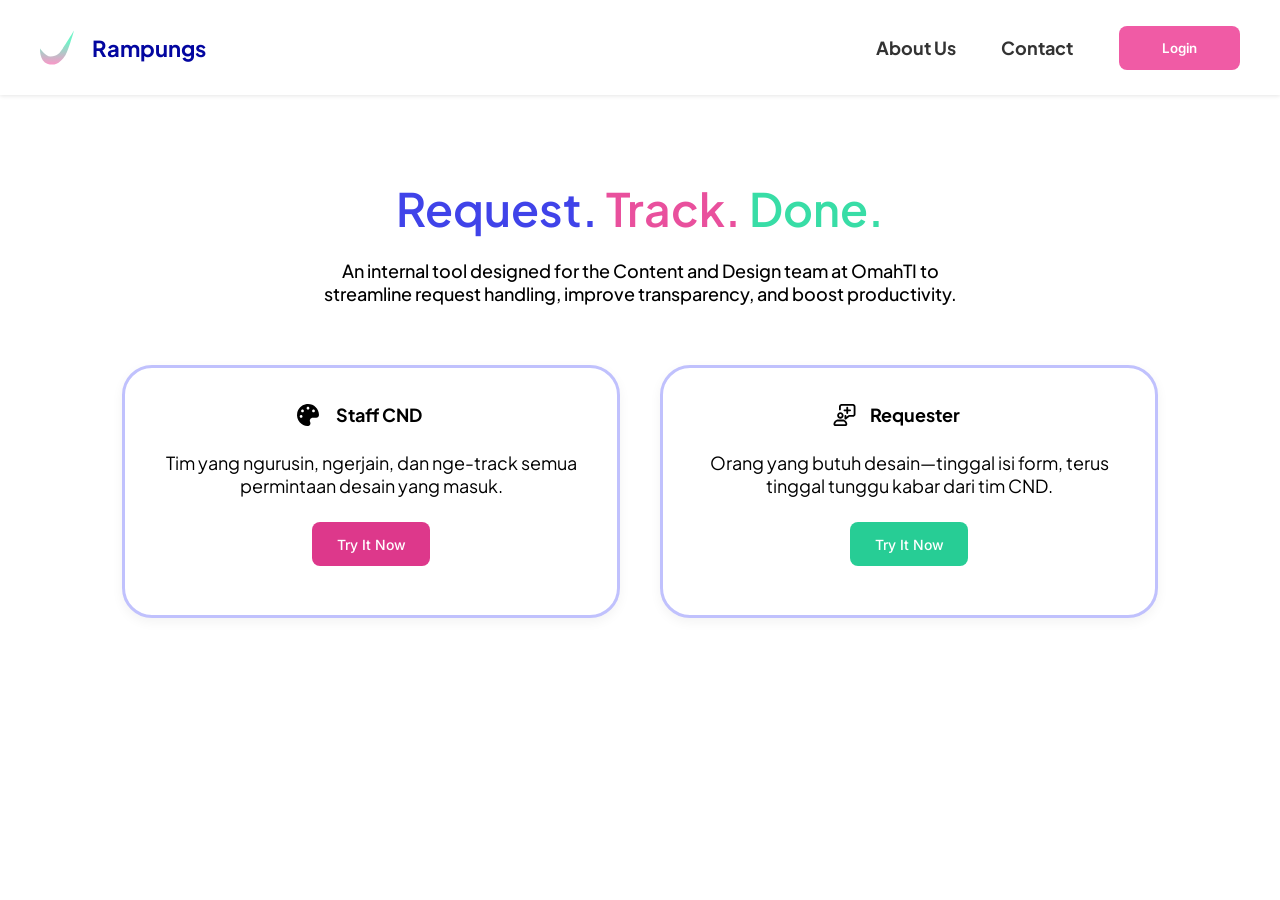
<file: OmahTI Internship/index.html>
<!DOCTYPE html>
<html lang="en">
<head>
    <meta charset="UTF-8">
    <meta name="viewport" content="width=device-width, initial-scale=1.0">
    <title>Internship OmahTI</title>
    <link rel="stylesheet" href="styles.css">
</head>
<body>
    <header>
        <div class="navbar">
            <div class="navbar-logo">
                <svg width="45" height="45" viewBox="0 0 45 45" fill="none" xmlns="http://www.w3.org/2000/svg">
                    <path d="M13.6995 34.3681C7.62778 34.3681 0.0084164 23.7363 0.0084164 23.7363C0.0084164 23.7363 -0.228579 30.783 1.81266 35.6044C3.8539 40.4258 7.42925 45 16.0259 45C24.6226 45 30.4114 37.7574 33.8561 32.2665C37.8892 25.8379 45 0 45 0C45 0 33.8561 18.6676 30.1499 23.7363C26.1023 29.2719 23.4636 34.3681 13.6995 34.3681Z" fill="url(#paint0_linear_9_1025)"/>
                    <defs>
                    <linearGradient id="paint0_linear_9_1025" x1="23.141" y1="-0.494506" x2="23.141" y2="45" gradientUnits="userSpaceOnUse">
                    <stop offset="0.341346" stop-color="#70F2C7"/>
                    <stop offset="1" stop-color="#F998C8"/>
                    </linearGradient>
                    </defs>
                </svg>
                <p class="navbar-font"> Rampungs</p>
            </div>
            <div class="navbar-right">
                <nav>
                    <a href="#">About Us</a>
                    <a href="#">Contact</a>
                </nav>
                <a href="public/daftar.html"><button class="login-btn">Login</button></a>
            </div>
        </div>
    </header>
</body>

<section class="hero">
    <h1 class="hero-title">
        <span class="blue">Request.</span>
        <span class="pink">Track.</span>
        <span class="green">Done.</span>
    </h1>
    <p class="hero-description">
      An internal tool designed for the Content and Design team at OmahTI to streamline request handling, improve transparency, and boost productivity.
    </p>
  
    <div class="cards">
      <div class="card">
        <div class="card-title"> 
            <svg width="28" height="29" viewBox="0 0 28 29" fill="none" xmlns="http://www.w3.org/2000/svg">
                <path d="M11.7782 4.21636C7.507 5.04998 4.06513 8.48329 3.22292 12.7416C1.63304 20.777 8.88204 26.7671 14.3435 25.9206C16.1139 25.6456 16.9818 23.5744 16.1697 21.9802C15.1771 20.0294 16.5951 17.7519 18.7866 17.7519H22.2113C23.7496 17.7519 24.9957 16.48 25 14.946C24.9785 8.1739 18.8166 2.84561 11.7782 4.21636ZM7.12457 17.7519C6.36401 17.7519 5.74954 17.1375 5.74954 16.3769C5.74954 15.6163 6.36401 15.0019 7.12457 15.0019C7.88514 15.0019 8.49961 15.6163 8.49961 16.3769C8.49961 17.1375 7.88514 17.7519 7.12457 17.7519ZM8.49961 12.2518C7.73904 12.2518 7.12457 11.6373 7.12457 10.8767C7.12457 10.1162 7.73904 9.50168 8.49961 9.50168C9.26017 9.50168 9.87464 10.1162 9.87464 10.8767C9.87464 11.6373 9.26017 12.2518 8.49961 12.2518ZM13.9997 9.50168C13.2392 9.50168 12.6247 8.88721 12.6247 8.12664C12.6247 7.36607 13.2392 6.75159 13.9997 6.75159C14.7603 6.75159 15.3748 7.36607 15.3748 8.12664C15.3748 8.88721 14.7603 9.50168 13.9997 9.50168ZM19.4999 12.2518C18.7393 12.2518 18.1248 11.6373 18.1248 10.8767C18.1248 10.1162 18.7393 9.50168 19.4999 9.50168C20.2604 9.50168 20.8749 10.1162 20.8749 10.8767C20.8749 11.6373 20.2604 12.2518 19.4999 12.2518Z" fill="black"/>
                </svg>
                <h3>Staff CND</h3>
        </div>
        
            <p>Tim yang ngurusin, ngerjain, dan nge-track semua permintaan desain yang masuk.</p>
            <button class="pink-btn">Try It Now</button>
      </div>
    <div class="card">
        <div class="card-title"> 
            <svg width="23" height="22" viewBox="0 0 23 22" fill="none" xmlns="http://www.w3.org/2000/svg">
            <path d="M7.37501 14.6667C8.22589 14.6667 9.04191 14.3287 9.64357 13.727C10.2452 13.1253 10.5832 12.3093 10.5832 11.4584C10.5832 10.6076 10.2452 9.79154 9.64357 9.18987C9.04191 8.58821 8.22589 8.25021 7.37501 8.25021C6.52413 8.25021 5.70811 8.58821 5.10645 9.18987C4.50479 9.79154 4.16678 10.6076 4.16678 11.4584C4.16678 12.3093 4.50479 13.1253 5.10645 13.727C5.70811 14.3287 6.52413 14.6667 7.37501 14.6667ZM7.37501 10.0835C7.64695 10.0835 7.91278 10.1641 8.13889 10.3152C8.36501 10.4663 8.54124 10.681 8.6453 10.9323C8.74937 11.1835 8.7766 11.46 8.72355 11.7267C8.67049 11.9934 8.53954 12.2384 8.34725 12.4307C8.15496 12.623 7.90997 12.7539 7.64325 12.807C7.37653 12.86 7.10008 12.8328 6.84884 12.7287C6.5976 12.6247 6.38286 12.4484 6.23177 12.2223C6.08069 11.9962 6.00005 11.7304 6.00005 11.4584C6.00889 11.0966 6.15659 10.7519 6.41255 10.496C6.66851 10.24 7.01313 10.0923 7.37501 10.0835ZM9.6666 15.5833H5.08341C4.47987 15.5773 3.8812 15.6918 3.32243 15.92C2.76366 16.1482 2.25602 16.4855 1.82923 16.9123C1.40244 17.3391 1.06507 17.8467 0.83687 18.4055C0.608669 18.9643 0.494221 19.563 0.500225 20.1665C0.501675 20.6523 0.695289 21.1177 1.03878 21.4612C1.38227 21.8047 1.84773 21.9983 2.3335 21.9998H12.4165C12.9023 21.9983 13.3677 21.8047 13.7112 21.4612C14.0547 21.1177 14.2483 20.6523 14.2498 20.1665C14.2558 19.563 14.1414 18.9643 13.9131 18.4055C13.6849 17.8467 13.3476 17.3391 12.9208 16.9123C12.494 16.4855 11.9864 16.1482 11.4276 15.92C10.8688 15.6918 10.2701 15.5773 9.6666 15.5833ZM2.3335 20.1665C2.32678 19.8035 2.39332 19.4429 2.52914 19.1063C2.66496 18.7696 2.86727 18.4638 3.12397 18.2071C3.38068 17.9504 3.6865 17.748 4.02317 17.6122C4.35984 17.4764 4.72044 17.4099 5.08341 17.4166H9.6666C10.0296 17.4099 10.3902 17.4764 10.7268 17.6122C11.0635 17.748 11.3693 17.9504 11.626 18.2071C11.8828 18.4638 12.0851 18.7696 12.2209 19.1063C12.3567 19.4429 12.4232 19.8035 12.4165 20.1665H2.3335ZM22.4995 2.75038V10.0835C22.5063 10.4465 22.4397 10.8071 22.3039 11.1437C22.1681 11.4804 21.9658 11.7862 21.7091 12.0429C21.4524 12.2996 21.1465 12.5019 20.8099 12.6378C20.4732 12.7736 20.1126 12.8401 19.7496 12.8334H16.3581L12.9665 15.4C12.7993 15.5016 12.6113 15.5643 12.4165 15.5833C12.2332 15.5833 12.1415 15.5833 12.0499 15.4916C11.886 15.4252 11.7459 15.311 11.6478 15.1639C11.5497 15.0167 11.4982 14.8435 11.4999 14.6667V11.9168C11.4999 11.6736 11.5965 11.4405 11.7684 11.2686C11.9403 11.0967 12.1734 11.0001 12.4165 11.0001C12.6596 11.0001 12.8928 11.0967 13.0647 11.2686C13.2366 11.4405 13.3332 11.6736 13.3332 11.9168V12.8334L15.5331 11.1834C15.7003 11.0818 15.8883 11.0191 16.0831 11.0001H19.7496C19.8719 11.0075 19.9944 10.9888 20.1089 10.9453C20.2235 10.9019 20.3275 10.8346 20.4141 10.748C20.5007 10.6613 20.568 10.5573 20.6115 10.4428C20.6549 10.3282 20.6736 10.2058 20.6663 10.0835V2.75038C20.6736 2.62808 20.6549 2.50562 20.6115 2.39108C20.568 2.27654 20.5007 2.17252 20.4141 2.08589C20.3275 1.99926 20.2235 1.93199 20.1089 1.88853C19.9944 1.84506 19.8719 1.82639 19.7496 1.83374H8.74997C8.62768 1.82639 8.50521 1.84506 8.39067 1.88853C8.27613 1.93199 8.17211 1.99926 8.08548 2.08589C7.99885 2.17252 7.93158 2.27654 7.88812 2.39108C7.84465 2.50562 7.82598 2.62808 7.83333 2.75038V5.50029C7.84068 5.62258 7.82201 5.74504 7.77854 5.85959C7.73508 5.97413 7.66781 6.07815 7.58118 6.16478C7.49455 6.25141 7.39053 6.31868 7.27599 6.36214C7.16144 6.40561 7.03898 6.42428 6.91669 6.41693C6.7944 6.42428 6.67194 6.40561 6.5574 6.36214C6.44285 6.31868 6.33883 6.25141 6.2522 6.16478C6.16557 6.07815 6.09831 5.97413 6.05484 5.85959C6.01138 5.74504 5.9927 5.62258 6.00005 5.50029V2.75038C5.99334 2.3874 6.05988 2.02681 6.19569 1.69014C6.33151 1.35347 6.53382 1.04764 6.79052 0.790933C7.04723 0.53423 7.35306 0.331922 7.68973 0.196104C8.0264 0.0602855 8.387 -0.00625428 8.74997 0.000462238H19.7496C20.1126 -0.00625428 20.4732 0.0602855 20.8099 0.196104C21.1465 0.331922 21.4524 0.53423 21.7091 0.790933C21.9658 1.04764 22.1681 1.35347 22.3039 1.69014C22.4397 2.02681 22.5063 2.3874 22.4995 2.75038ZM15.1664 3.66701V5.50029H16.9997C17.122 5.49294 17.2445 5.51161 17.359 5.55508C17.4735 5.59854 17.5776 5.66581 17.6642 5.75244C17.7508 5.83907 17.8181 5.94309 17.8616 6.05763C17.905 6.17218 17.9237 6.29464 17.9163 6.41693C17.9237 6.53922 17.905 6.66168 17.8616 6.77622C17.8181 6.89077 17.7508 6.99479 17.6642 7.08142C17.5776 7.16805 17.4735 7.23531 17.359 7.27878C17.2445 7.32224 17.122 7.34092 16.9997 7.33357H15.1664V9.16684C15.1664 9.40995 15.0699 9.6431 14.898 9.815C14.7261 9.98691 14.4929 10.0835 14.2498 10.0835C14.0067 10.0835 13.7735 9.98691 13.6016 9.815C13.4297 9.6431 13.3332 9.40995 13.3332 9.16684V7.33357H11.4999C11.3776 7.34092 11.2551 7.32224 11.1406 7.27878C11.026 7.23531 10.922 7.16805 10.8354 7.08142C10.7488 6.99479 10.6815 6.89077 10.638 6.77622C10.5946 6.66168 10.5759 6.53922 10.5832 6.41693C10.5759 6.29464 10.5946 6.17218 10.638 6.05763C10.6815 5.94309 10.7488 5.83907 10.8354 5.75244C10.922 5.66581 11.026 5.59854 11.1406 5.55508C11.2551 5.51161 11.3776 5.49294 11.4999 5.50029H13.3332V3.66701C13.3332 3.42391 13.4297 3.19076 13.6016 3.01885C13.7735 2.84695 14.0067 2.75038 14.2498 2.75038C14.4929 2.75038 14.7261 2.84695 14.898 3.01885C15.0699 3.19076 15.1664 3.42391 15.1664 3.66701Z" fill="black"/>
            </svg>
            <h3>Requester</h3>
        </div>
            <p>Orang yang butuh desain—tinggal isi form, terus tinggal tunggu kabar dari tim CND.</p>
            <button class="green-btn">Try It Now</button>
        </div>
    </div>
  </section>
  
    </div>
        
</main>
</html>
</file>
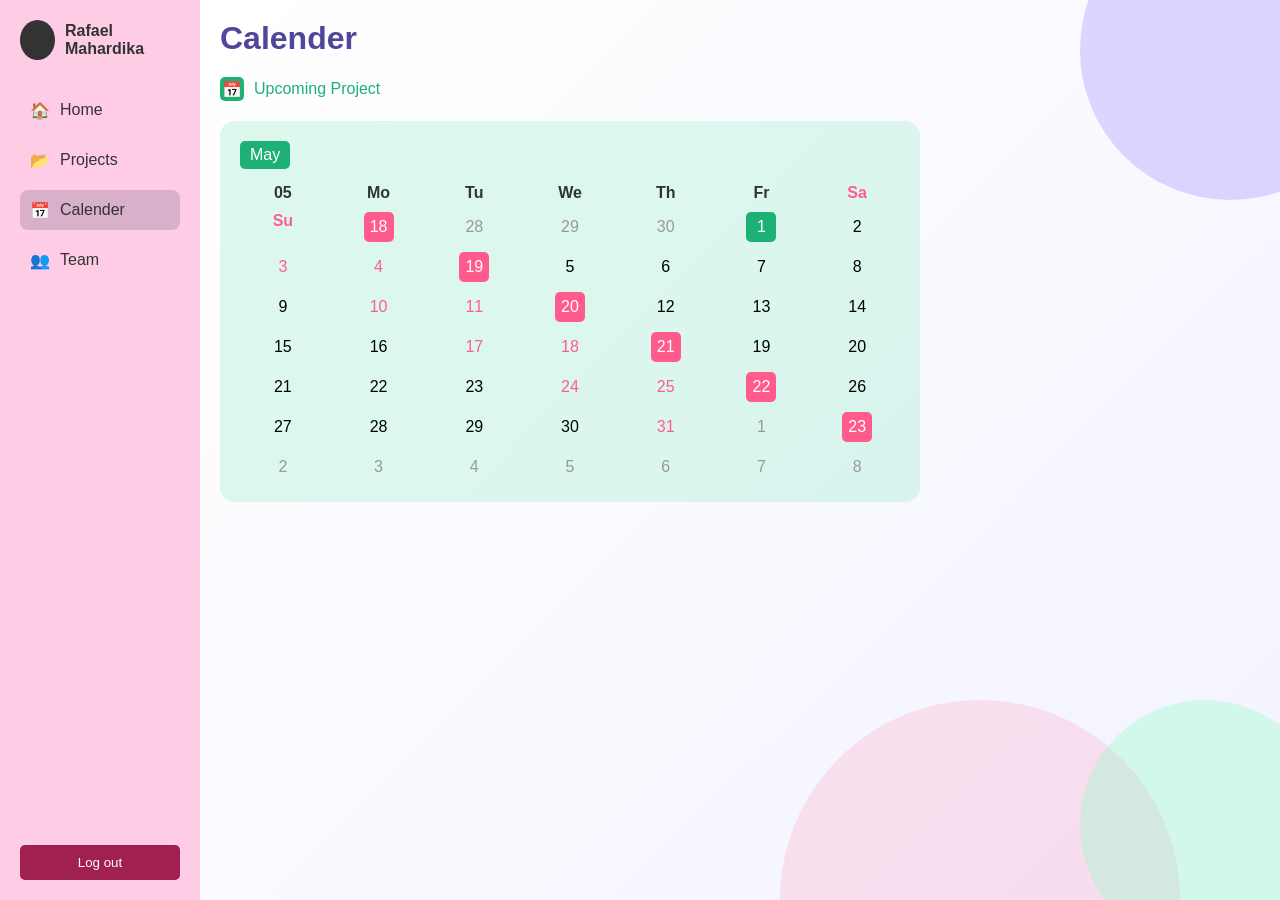
<file: calendar.html>
<!DOCTYPE html>
<html lang="en">
<head>
    <meta charset="UTF-8">
    <meta name="viewport" content="width=device-width, initial-scale=1.0">
    <title>Dashboard Calendar</title>
    <style>
        * {
            margin: 0;
            padding: 0;
            box-sizing: border-box;
            font-family: 'Arial', sans-serif;
        }
        
        body {
            display: flex;
            height: 100vh;
            overflow: hidden;
        }
        
        .sidebar {
            width: 200px;
            background-color: #ffcce6;
            padding: 20px;
            display: flex;
            flex-direction: column;
        }
        
        .profile {
            display: flex;
            align-items: center;
            margin-bottom: 30px;
        }
        
        .profile-img {
            width: 40px;
            height: 40px;
            border-radius: 50%;
            background-color: #333;
            margin-right: 10px;
        }
        
        .profile-name {
            font-weight: bold;
            color: #333;
        }
        
        .nav-item {
            display: flex;
            align-items: center;
            padding: 10px;
            border-radius: 8px;
            margin-bottom: 10px;
            color: #333;
            text-decoration: none;
        }
        
        .nav-item.active {
            background-color: #d9b0c9;
        }
        
        .nav-icon {
            margin-right: 10px;
            display: flex;
            align-items: center;
            justify-content: center;
            width: 20px;
            height: 20px;
        }
        
        .main-content {
            flex: 1;
            padding: 20px;
            background: linear-gradient(135deg, rgba(255,255,255,1) 0%, rgba(226,225,255,0.4) 100%);
            position: relative;
            overflow: hidden;
        }
        
        .blob1, .blob2, .blob3 {
            position: absolute;
            border-radius: 50%;
            z-index: 0;
        }
        
        .blob1 {
            width: 300px;
            height: 300px;
            background-color: rgba(149, 128, 255, 0.3);
            top: -100px;
            right: -100px;
        }
        
        .blob2 {
            width: 400px;
            height: 400px;
            background-color: rgba(255, 128, 171, 0.2);
            bottom: -200px;
            right: 100px;
        }
        
        .blob3 {
            width: 250px;
            height: 250px;
            background-color: rgba(128, 255, 191, 0.3);
            bottom: -50px;
            right: -50px;
        }
        
        .content {
            position: relative;
            z-index: 1;
        }
        
        h1 {
            font-size: 32px;
            margin-bottom: 20px;
            color: #50479c;
        }
        
        .section-title {
            display: flex;
            align-items: center;
            margin-bottom: 20px;
            color: #1db176;
        }
        
        .calendar-icon {
            background-color: #1db176;
            border-radius: 5px;
            width: 24px;
            height: 24px;
            margin-right: 10px;
            display: flex;
            align-items: center;
            justify-content: center;
        }
        
        .calendar-container {
            background-color: rgba(142, 236, 200, 0.3);
            border-radius: 15px;
            padding: 20px;
            max-width: 700px;
        }
        
        .month-header {
            background-color: #1db176;
            color: white;
            border-radius: 5px;
            padding: 5px 10px;
            display: inline-block;
            margin-bottom: 15px;
        }
        
        .calendar-grid {
            display: grid;
            grid-template-columns: repeat(7, 1fr);
            gap: 10px;
        }
        
        .calendar-day {
            text-align: center;
            font-weight: bold;
            color: #333;
        }
        
        .calendar-date {
            width: 30px;
            height: 30px;
            display: flex;
            align-items: center;
            justify-content: center;
            margin: 0 auto;
            border-radius: 5px;
            cursor: pointer;
        }
        
        .today {
            background-color: #1db176;
            color: white;
        }
        
        .weekend {
            color: #ff5c8d;
        }
        
        .prev-month, .next-month {
            color: #999;
        }
        
        .highlighted {
            background-color: #ff5c8d;
            color: white;
        }
        
        .logout-btn {
            margin-top: auto;
            background-color: #a02150;
            color: white;
            border: none;
            padding: 10px;
            border-radius: 5px;
            cursor: pointer;
        }
    </style>
</head>
<body>
    <div class="sidebar">
        <div class="profile">
            <div class="profile-img"></div>
            <div class="profile-name">Rafael Mahardika</div>
        </div>
        
        <a href="#" class="nav-item">
            <div class="nav-icon">🏠</div>
            <div>Home</div>
        </a>
        
        <a href="#" class="nav-item">
            <div class="nav-icon">📂</div>
            <div>Projects</div>
        </a>
        
        <a href="#" class="nav-item active">
            <div class="nav-icon">📅</div>
            <div>Calender</div>
        </a>
        
        <a href="#" class="nav-item">
            <div class="nav-icon">👥</div>
            <div>Team</div>
        </a>
        
        <button class="logout-btn">Log out</button>
    </div>
    
    <div class="main-content">
        <div class="blob1"></div>
        <div class="blob2"></div>
        <div class="blob3"></div>
        
        <div class="content">
            <h1>Calender</h1>
            
            <div class="section-title">
                <div class="calendar-icon">📅</div>
                <div>Upcoming Project</div>
            </div>
            
            <div class="calendar-container">
                <div class="month-header">May</div>
                
                <div class="calendar-grid">
                    <!-- Days of week -->
                    <div class="calendar-day">05</div>
                    <div class="calendar-day">Mo</div>
                    <div class="calendar-day">Tu</div>
                    <div class="calendar-day">We</div>
                    <div class="calendar-day">Th</div>
                    <div class="calendar-day">Fr</div>
                    <div class="calendar-day weekend">Sa</div>
                    <div class="calendar-day weekend">Su</div>
                    
                    <!-- Week 1 -->
                    <div class="calendar-date highlighted">18</div>
                    <div class="calendar-date prev-month">28</div>
                    <div class="calendar-date prev-month">29</div>
                    <div class="calendar-date prev-month">30</div>
                    <div class="calendar-date today">1</div>
                    <div class="calendar-date">2</div>
                    <div class="calendar-date weekend">3</div>
                    <div class="calendar-date weekend">4</div>
                    
                    <!-- Week 2 -->
                    <div class="calendar-date highlighted">19</div>
                    <div class="calendar-date">5</div>
                    <div class="calendar-date">6</div>
                    <div class="calendar-date">7</div>
                    <div class="calendar-date">8</div>
                    <div class="calendar-date">9</div>
                    <div class="calendar-date weekend">10</div>
                    <div class="calendar-date weekend">11</div>
                    
                    <!-- Week 3 -->
                    <div class="calendar-date highlighted">20</div>
                    <div class="calendar-date">12</div>
                    <div class="calendar-date">13</div>
                    <div class="calendar-date">14</div>
                    <div class="calendar-date">15</div>
                    <div class="calendar-date">16</div>
                    <div class="calendar-date weekend">17</div>
                    <div class="calendar-date weekend">18</div>
                    
                    <!-- Week 4 -->
                    <div class="calendar-date highlighted">21</div>
                    <div class="calendar-date">19</div>
                    <div class="calendar-date">20</div>
                    <div class="calendar-date">21</div>
                    <div class="calendar-date">22</div>
                    <div class="calendar-date">23</div>
                    <div class="calendar-date weekend">24</div>
                    <div class="calendar-date weekend">25</div>
                    
                    <!-- Week 5 -->
                    <div class="calendar-date highlighted">22</div>
                    <div class="calendar-date">26</div>
                    <div class="calendar-date">27</div>
                    <div class="calendar-date">28</div>
                    <div class="calendar-date">29</div>
                    <div class="calendar-date">30</div>
                    <div class="calendar-date weekend">31</div>
                    <div class="calendar-date next-month weekend">1</div>
                    
                    <!-- Week 6 -->
                    <div class="calendar-date highlighted">23</div>
                    <div class="calendar-date next-month">2</div>
                    <div class="calendar-date next-month">3</div>
                    <div class="calendar-date next-month">4</div>
                    <div class="calendar-date next-month">5</div>
                    <div class="calendar-date next-month">6</div>
                    <div class="calendar-date next-month weekend">7</div>
                    <div class="calendar-date next-month weekend">8</div>
                </div>
            </div>
        </div>
    </div>
</body>
</html>
</file>
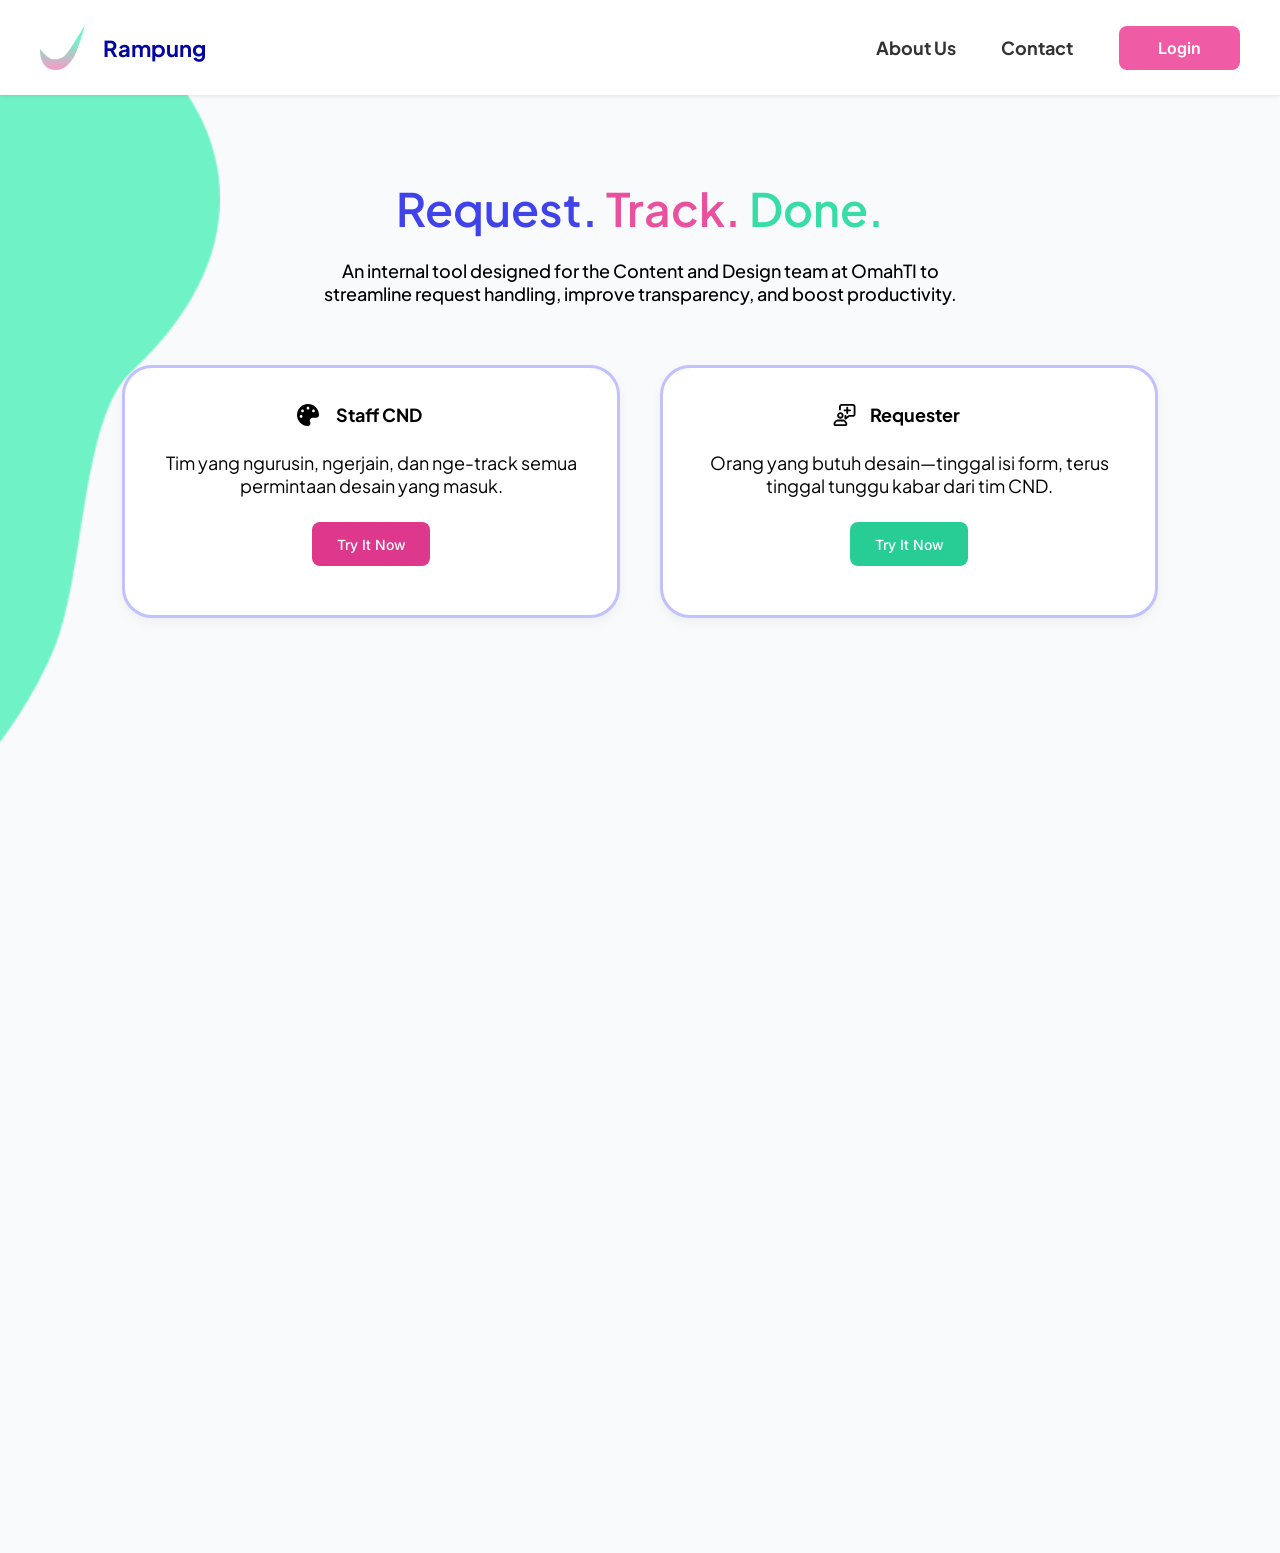
<file: landing_page.html>
<!DOCTYPE html>
<html lang="en">
<head>
    <meta charset="UTF-8">
    <meta name="viewport" content="width=device-width, initial-scale=1.0">
    <title>Internship OmahTI</title>
    <style>
        @import url('https://fonts.googleapis.com/css2?family=Caveat:wght@400..700&family=Inter:ital,opsz,wght@0,14..32,100..900;1,14..32,100..900&family=Libre+Baskerville:ital,wght@0,400;0,700;1,400&family=Montserrat:ital,wght@0,100..900;1,100..900&family=Plus+Jakarta+Sans:ital,wght@0,200..800;1,200..800&display=swap');

        body {
            margin: 0;
            width: 100vw;
            height: 100vh;
            font-family: Arial, sans-serif;
            background-color: #F9FAFB;
            overflow-x: hidden;
            overflow-y: hidden;
        }

        header {
            display: flex;
            justify-content: space-between;
            align-items: center;
            background-color: #fff;
            box-shadow: 0 1px 4px rgba(0, 0, 0, 0.1);
        }

        .navbar {
            height: 95px;
            width: 100%;
            max-width: 1440px;
            margin: 0;
            display: flex;
            align-items: center;
            justify-content: space-between;
            padding: 0 40px;
            box-sizing: border-box;
        }

        .navbar-logo {
            display: flex;
            align-items: center;
            height: 45px;
            width: 166px;
            margin-bottom: 25px;
            margin-top: 25px;
        }

        .navbar-font {
            font-family: Plus Jakarta Sans, sans-serif;
            font-weight: 700;
            font-size: 22px;
            color: #0306A0;
            padding-left: 18px;
        }

        .login-btn {
            width: 121px;
            height: 44px;
            font-family: Inter, sans-serif;
            font-size: 16px;
            font-weight: 600;
            background-color: #f05ba5;
            color: white;
            border: none;
            padding: 0.5rem 1rem;
            border-radius: 8px;
            cursor: pointer;
            margin-left: 1rem;
            position: relative;
            z-index: 10; /* Pastikan tombol berada di atas elemen lain */
        }

        nav {
            display: flex;
            align-items: center;
            gap: 45px;
        }

        nav a {
            text-decoration: none;
            color: #333;
            font-size: 18px;
            font-family: Plus Jakarta Sans, sans-serif;
            font-weight: 700;
        }

        .navbar-right {
            display: flex;
            align-items: center;
            gap: 30px;
            margin-left: auto;
        }

        /* Background Icons */
        .icon-left, .icon-right, .icon-pink {
            position: absolute;
            z-index: -1;
        }

        .icon-left {
            top: 90px; /* Di bawah navbar */
            left: -80px;
            width: 300px;
            z-index: -3;
        }

        .icon-right {
            top: -28px; /* Di bawah navbar */
            left: 1300px;
            width: 420px;
            z-index: -1;
        }

        .icon-pink {
            top: 192px; /* Di bawah navbar */
            left : 1330px;
            width: 453px;
            z-index: -2;
        }

        .icon-left img,
        .icon-right img,
        .icon-pink img {
            width: 100%;
            height: auto;
        }

        .green-left{
            width: 452px;
            height: 604.0000551877262;
            top: 673.5px;
            padding-left: -60.74px;
        }
        
        .hero {
            text-align: center;
            padding: 84px 20px;
            
          }
          
        .hero-title {
            font-family: Plus Jakarta Sans, sans-serif;
            font-size: 46px;
            font-weight: 600;
            margin: 0;
        }
          
        .hero-title .blue { color: #4043E9; }
        .hero-title .pink { color: #E9509D; }
        .hero-title .green { color: #38DDA6; }
          
          
        .hero-description {
            font-family: Plus Jakarta Sans, sans-serif;
            font-weight: 500;
            font-size: 18px;
            max-width: 680px;
            margin: 22px auto 60px;
            color: #000;
        }
          
        .cards {
            display: flex;
            justify-content: center;
            gap: 40px;
            flex-wrap: wrap;
        }
          
        .card {
            height : 187px;
            width: 432px;
            padding: 30px;
            border: 3px solid #C0C1FD;
            border-radius: 30px;
            text-align: center;
            background-color: #fff;
            box-shadow: 0 4px 12px rgba(0,0,0,0.05);
            width: 432;
        }
        .card-title{
            font-family: Plus Jakarta Sans, sans-serif;
            font-size: 18px;
            font-weight: 700;
            margin-bottom: 20px;
            display: flex;
        }

        .card-title{
            width: 406px;
            height: 33px;
            display : flex;
            justify-content: center;
            align-items: center;
        }
          
        .card h3 {
            font-family: plus jakarta sans, sans-serif;
            font-weight: 700;
            font-size: 18px;
            padding-left: 14px;
            
        }
          
        .card p {
            font-family: plus jakarta sans, sans-serif;
            font-weight: 400;
            font-size: 18px;
        }
          
        .pink-btn {
            background-color: #DD388B;
            color: white;
            padding: 24,5px 10px;
            border: none;
            border-radius: 8px;
            cursor: pointer;
            width: 118px;
            height: 44px;
            font-family: Inter, sans-serif;
            font-weight: 500;
            font-size: 14px;
            margin : 7px 144px 13px;
        }
          
        .green-btn {
            background-color: #27CD95;
            color: white;
            padding: 10px 20px;
            border: none;
            border-radius: 8px;
            cursor: pointer;
            width: 118px;
            height: 44px;
            font-family: Inter, sans-serif;
            font-weight: 500;
            font-size: 14px;
            margin : 7px 144px 13px;
        }
    </style>
</head>
<body>
    <!-- Navbar -->
    <header>
        <div class="navbar">
            <div class="navbar-logo">
                <svg width="45" height="45" viewBox="0 0 45 45" fill="none" xmlns="http://www.w3.org/2000/svg">
                    <path d="M13.6995 34.3681C7.62778 34.3681 0.0084164 23.7363 0.0084164 23.7363C0.0084164 23.7363 -0.228579 30.783 1.81266 35.6044C3.8539 40.4258 7.42925 45 16.0259 45C24.6226 45 30.4114 37.7574 33.8561 32.2665C37.8892 25.8379 45 0 45 0C45 0 33.8561 18.6676 30.1499 23.7363C26.1023 29.2719 23.4636 34.3681 13.6995 34.3681Z" fill="url(#paint0_linear_9_1025)"/>
                    <defs>
                        <linearGradient id="paint0_linear_9_1025" x1="23.141" y1="-0.494506" x2="23.141" y2="45" gradientUnits="userSpaceOnUse">
                            <stop offset="0.341346" stop-color="#70F2C7"/>
                            <stop offset="1" stop-color="#F998C8"/>
                        </linearGradient>
                    </defs>
                </svg>
                <p class="navbar-font">Rampung</p>
            </div>
            <div class="navbar-right">
                <nav>
                    <a href="#">About Us</a>
                    <a href="#">Contact</a>
                </nav>
                <a href="login.html"><button class="login-btn">Login</button></a>
            </div>
        </div>
    </header>

    <!-- Background Icons -->
    <div class="icon-left">
        <img src="assets/icon_hijau.png" alt="Icon Hijau">
    </div>
    <div class="icon-right">
        <img src="assets/icon_ungu.png" alt="Icon Ungu">
    </div>
    <div class="icon-pink">
        <img src="assets/icon_pink.png" alt="Icon Pink">
    </div>

    <section class="hero">
        <h1 class="hero-title">
            <span class="blue">Request.</span>
            <span class="pink">Track.</span>
            <span class="green">Done.</span>
        </h1>
        <p class="hero-description">
          An internal tool designed for the Content and Design team at OmahTI to streamline request handling, improve transparency, and boost productivity.
        </p>
      
        <div class="cards">
          <div class="card">
            <div class="card-title"> 
                <svg width="28" height="29" viewBox="0 0 28 29" fill="none" xmlns="http://www.w3.org/2000/svg">
                    <path d="M11.7782 4.21636C7.507 5.04998 4.06513 8.48329 3.22292 12.7416C1.63304 20.777 8.88204 26.7671 14.3435 25.9206C16.1139 25.6456 16.9818 23.5744 16.1697 21.9802C15.1771 20.0294 16.5951 17.7519 18.7866 17.7519H22.2113C23.7496 17.7519 24.9957 16.48 25 14.946C24.9785 8.1739 18.8166 2.84561 11.7782 4.21636ZM7.12457 17.7519C6.36401 17.7519 5.74954 17.1375 5.74954 16.3769C5.74954 15.6163 6.36401 15.0019 7.12457 15.0019C7.88514 15.0019 8.49961 15.6163 8.49961 16.3769C8.49961 17.1375 7.88514 17.7519 7.12457 17.7519ZM8.49961 12.2518C7.73904 12.2518 7.12457 11.6373 7.12457 10.8767C7.12457 10.1162 7.73904 9.50168 8.49961 9.50168C9.26017 9.50168 9.87464 10.1162 9.87464 10.8767C9.87464 11.6373 9.26017 12.2518 8.49961 12.2518ZM13.9997 9.50168C13.2392 9.50168 12.6247 8.88721 12.6247 8.12664C12.6247 7.36607 13.2392 6.75159 13.9997 6.75159C14.7603 6.75159 15.3748 7.36607 15.3748 8.12664C15.3748 8.88721 14.7603 9.50168 13.9997 9.50168ZM19.4999 12.2518C18.7393 12.2518 18.1248 11.6373 18.1248 10.8767C18.1248 10.1162 18.7393 9.50168 19.4999 9.50168C20.2604 9.50168 20.8749 10.1162 20.8749 10.8767C20.8749 11.6373 20.2604 12.2518 19.4999 12.2518Z" fill="black"/>
                </svg>
                <h3>Staff CND</h3>
            </div>
            
                <p>Tim yang ngurusin, ngerjain, dan nge-track semua permintaan desain yang masuk.</p>
                <button class="pink-btn">Try It Now</button>
          </div>
        <div class="card">
            <div class="card-title"> 
                <svg width="23" height="22" viewBox="0 0 23 22" fill="none" xmlns="http://www.w3.org/2000/svg">
                <path d="M7.37501 14.6667C8.22589 14.6667 9.04191 14.3287 9.64357 13.727C10.2452 13.1253 10.5832 12.3093 10.5832 11.4584C10.5832 10.6076 10.2452 9.79154 9.64357 9.18987C9.04191 8.58821 8.22589 8.25021 7.37501 8.25021C6.52413 8.25021 5.70811 8.58821 5.10645 9.18987C4.50479 9.79154 4.16678 10.6076 4.16678 11.4584C4.16678 12.3093 4.50479 13.1253 5.10645 13.727C5.70811 14.3287 6.52413 14.6667 7.37501 14.6667ZM7.37501 10.0835C7.64695 10.0835 7.91278 10.1641 8.13889 10.3152C8.36501 10.4663 8.54124 10.681 8.6453 10.9323C8.74937 11.1835 8.7766 11.46 8.72355 11.7267C8.67049 11.9934 8.53954 12.2384 8.34725 12.4307C8.15496 12.623 7.90997 12.7539 7.64325 12.807C7.37653 12.86 7.10008 12.8328 6.84884 12.7287C6.5976 12.6247 6.38286 12.4484 6.23177 12.2223C6.08069 11.9962 6.00005 11.7304 6.00005 11.4584C6.00889 11.0966 6.15659 10.7519 6.41255 10.496C6.66851 10.24 7.01313 10.0923 7.37501 10.0835ZM9.6666 15.5833H5.08341C4.47987 15.5773 3.8812 15.6918 3.32243 15.92C2.76366 16.1482 2.25602 16.4855 1.82923 16.9123C1.40244 17.3391 1.06507 17.8467 0.83687 18.4055C0.608669 18.9643 0.494221 19.563 0.500225 20.1665C0.501675 20.6523 0.695289 21.1177 1.03878 21.4612C1.38227 21.8047 1.84773 21.9983 2.3335 21.9998H12.4165C12.9023 21.9983 13.3677 21.8047 13.7112 21.4612C14.0547 21.1177 14.2483 20.6523 14.2498 20.1665C14.2558 19.563 14.1414 18.9643 13.9131 18.4055C13.6849 17.8467 13.3476 17.3391 12.9208 16.9123C12.494 16.4855 11.9864 16.1482 11.4276 15.92C10.8688 15.6918 10.2701 15.5773 9.6666 15.5833ZM2.3335 20.1665C2.32678 19.8035 2.39332 19.4429 2.52914 19.1063C2.66496 18.7696 2.86727 18.4638 3.12397 18.2071C3.38068 17.9504 3.6865 17.748 4.02317 17.6122C4.35984 17.4764 4.72044 17.4099 5.08341 17.4166H9.6666C10.0296 17.4099 10.3902 17.4764 10.7268 17.6122C11.0635 17.748 11.3693 17.9504 11.626 18.2071C11.8828 18.4638 12.0851 18.7696 12.2209 19.1063C12.3567 19.4429 12.4232 19.8035 12.4165 20.1665H2.3335ZM22.4995 2.75038V10.0835C22.5063 10.4465 22.4397 10.8071 22.3039 11.1437C22.1681 11.4804 21.9658 11.7862 21.7091 12.0429C21.4524 12.2996 21.1465 12.5019 20.8099 12.6378C20.4732 12.7736 20.1126 12.8401 19.7496 12.8334H16.3581L12.9665 15.4C12.7993 15.5016 12.6113 15.5643 12.4165 15.5833C12.2332 15.5833 12.1415 15.5833 12.0499 15.4916C11.886 15.4252 11.7459 15.311 11.6478 15.1639C11.5497 15.0167 11.4982 14.8435 11.4999 14.6667V11.9168C11.4999 11.6736 11.5965 11.4405 11.7684 11.2686C11.9403 11.0967 12.1734 11.0001 12.4165 11.0001C12.6596 11.0001 12.8928 11.0967 13.0647 11.2686C13.2366 11.4405 13.3332 11.6736 13.3332 11.9168V12.8334L15.5331 11.1834C15.7003 11.0818 15.8883 11.0191 16.0831 11.0001H19.7496C19.8719 11.0075 19.9944 10.9888 20.1089 10.9453C20.2235 10.9019 20.3275 10.8346 20.4141 10.748C20.5007 10.6613 20.568 10.5573 20.6115 10.4428C20.6549 10.3282 20.6736 10.2058 20.6663 10.0835V2.75038C20.6736 2.62808 20.6549 2.50562 20.6115 2.39108C20.568 2.27654 20.5007 2.17252 20.4141 2.08589C20.3275 1.99926 20.2235 1.93199 20.1089 1.88853C19.9944 1.84506 19.8719 1.82639 19.7496 1.83374H8.74997C8.62768 1.82639 8.50521 1.84506 8.39067 1.88853C8.27613 1.93199 8.17211 1.99926 8.08548 2.08589C7.99885 2.17252 7.93158 2.27654 7.88812 2.39108C7.84465 2.50562 7.82598 2.62808 7.83333 2.75038V5.50029C7.84068 5.62258 7.82201 5.74504 7.77854 5.85959C7.73508 5.97413 7.66781 6.07815 7.58118 6.16478C7.49455 6.25141 7.39053 6.31868 7.27599 6.36214C7.16144 6.40561 7.03898 6.42428 6.91669 6.41693C6.7944 6.42428 6.67194 6.40561 6.5574 6.36214C6.44285 6.31868 6.33883 6.25141 6.2522 6.16478C6.16557 6.07815 6.09831 5.97413 6.05484 5.85959C6.01138 5.74504 5.9927 5.62258 6.00005 5.50029V2.75038C5.99334 2.3874 6.05988 2.02681 6.19569 1.69014C6.33151 1.35347 6.53382 1.04764 6.79052 0.790933C7.04723 0.53423 7.35306 0.331922 7.68973 0.196104C8.0264 0.0602855 8.387 -0.00625428 8.74997 0.000462238H19.7496C20.1126 -0.00625428 20.4732 0.0602855 20.8099 0.196104C21.1465 0.331922 21.4524 0.53423 21.7091 0.790933C21.9658 1.04764 22.1681 1.35347 22.3039 1.69014C22.4397 2.02681 22.5063 2.3874 22.4995 2.75038ZM15.1664 3.66701V5.50029H16.9997C17.122 5.49294 17.2445 5.51161 17.359 5.55508C17.4735 5.59854 17.5776 5.66581 17.6642 5.75244C17.7508 5.83907 17.8181 5.94309 17.8616 6.05763C17.905 6.17218 17.9237 6.29464 17.9163 6.41693C17.9237 6.53922 17.905 6.66168 17.8616 6.77622C17.8181 6.89077 17.7508 6.99479 17.6642 7.08142C17.5776 7.16805 17.4735 7.23531 17.359 7.27878C17.2445 7.32224 17.122 7.34092 16.9997 7.33357H15.1664V9.16684C15.1664 9.40995 15.0699 9.6431 14.898 9.815C14.7261 9.98691 14.4929 10.0835 14.2498 10.0835C14.0067 10.0835 13.7735 9.98691 13.6016 9.815C13.4297 9.6431 13.3332 9.40995 13.3332 9.16684V7.33357H11.4999C11.3776 7.34092 11.2551 7.32224 11.1406 7.27878C11.026 7.23531 10.922 7.16805 10.8354 7.08142C10.7488 6.99479 10.6815 6.89077 10.638 6.77622C10.5946 6.66168 10.5759 6.53922 10.5832 6.41693C10.5759 6.29464 10.5946 6.17218 10.638 6.05763C10.6815 5.94309 10.7488 5.83907 10.8354 5.75244C10.922 5.66581 11.026 5.59854 11.1406 5.55508C11.2551 5.51161 11.3776 5.49294 11.4999 5.50029H13.3332V3.66701C13.3332 3.42391 13.4297 3.19076 13.6016 3.01885C13.7735 2.84695 14.0067 2.75038 14.2498 2.75038C14.4929 2.75038 14.7261 2.84695 14.898 3.01885C15.0699 3.19076 15.1664 3.42391 15.1664 3.66701Z" fill="black"/>
                </svg>
                <h3>Requester</h3>
            </div>
                <p>Orang yang butuh desain—tinggal isi form, terus tinggal tunggu kabar dari tim CND.</p>
                <button class="green-btn">Try It Now</button>
          </div>
        </div>
      </section>
</body>
</html>
</file>
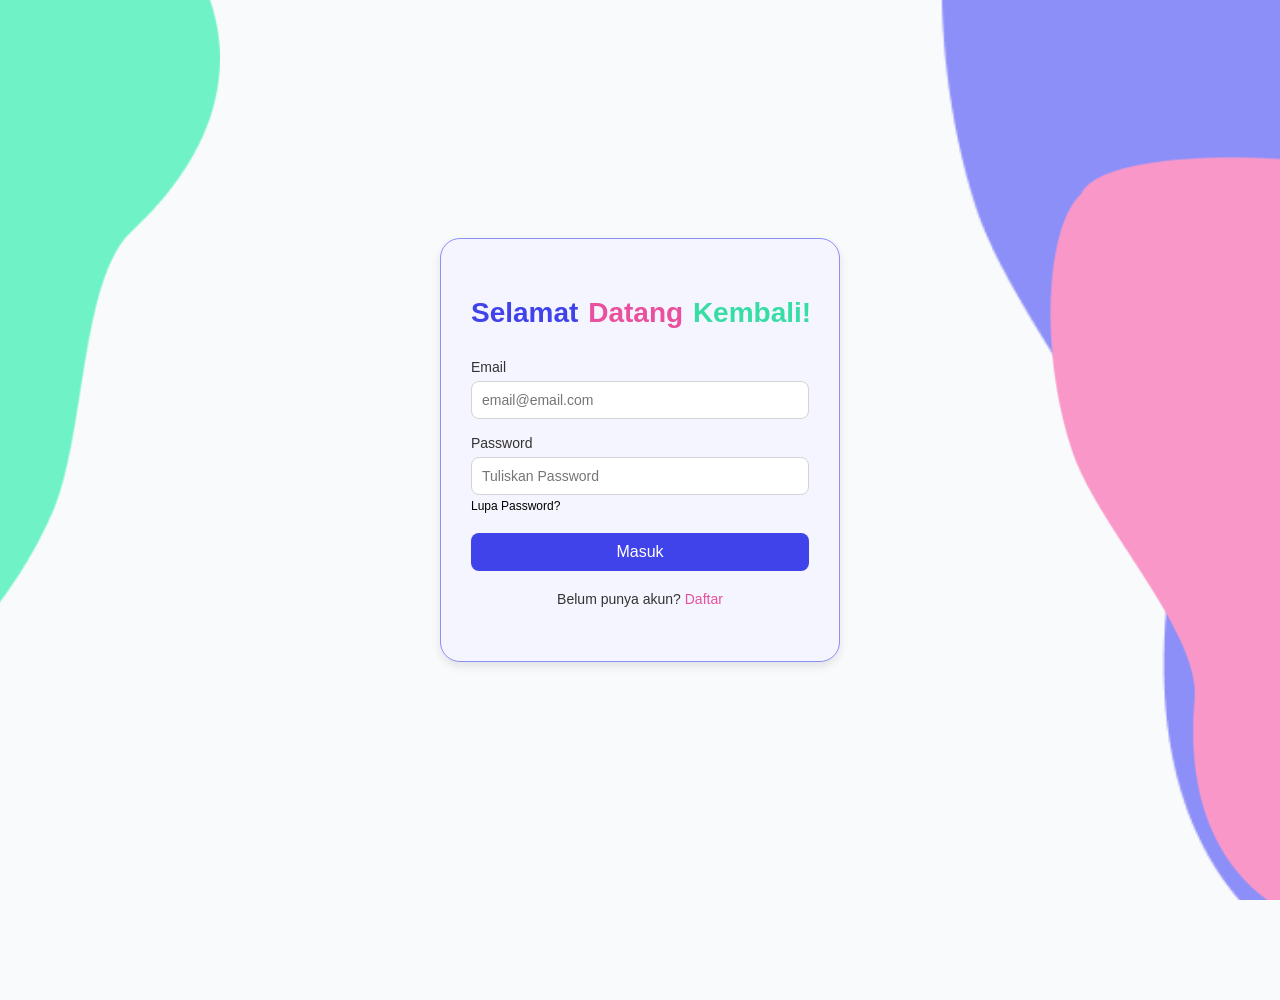
<file: login.html>
<!DOCTYPE html>
<html lang="id">
<head>
  <meta charset="UTF-8" />
  <meta name="viewport" content="width=device-width, initial-scale=1.0"/>
  <title>Login</title>
  <style>
    @import url('https://fonts.googleapis.com/css2?family=Caveat:wght@400..700&family=Inter:ital,opsz,wght@0,14..32,100..900;1,14..32,100..900&family=Libre+Baskerville:ital,wght@0,400;0,700;1,400&family=Montserrat:ital,wght@0,100..900;1,100..900&family=Plus+Jakarta+Sans:ital,wght@0,200..800;1,200..800&display=swap');

    * {
      box-sizing: border-box;
    }

    body {
      margin: 0;
      padding: 0;
      font-family: Arial, sans-serif;
      background-color: #f9fafb;
      display: flex;
      justify-content: center;
      align-items: center;
      min-height: 100vh;
      position: relative;
      overflow: hidden;
      display: flex;
      justify-content: center;
      align-items: center;
      height: 100vh; /* pastikan full height */
    }

    .icon-left, .icon-right, .icon-pink {
      position: absolute;
    }

    .icon-left {
        top: -50px;
        left: -80px;
        width: 300px;
        z-index: -3;
    }
      
    .icon-right {
        position: absolute;
        bottom: -100px;
        right: -80px;
        width: 420px;
        z-index: -2; /* di bawah pink */
      }
      
    .icon-pink {
        position: absolute;
        bottom: -40px;   /* naikkan sedikit */
        right: -30px;    /* geser kiri */
        width: 260px;    /* sedikit lebih kecil dari ungu */
        z-index: -1;     /* lebih tinggi dari icon ungu */
    }
      
    .icon-left img,
    .icon-right img,
    .icon-pink img {
      width: 100%;
      height: auto;
    }

    .login-form {
      background: #f5f5ff;
      border: 1px solid #8d8ff9;
      border-radius: 20px;
      padding: 40px 30px;
      max-width: 400px;
      width: 90%;
      box-shadow: 0 4px 10px rgba(0, 0, 0, 0.1);
      text-align: center;
      z-index: 1;
    }

    .login-form h1 {
      font-size: 28px;
      margin-bottom: 30px;
      white-space: nowrap;
      word-spacing: 2px;
    }

    .login-form h1 .selamat {
      color: #4043e9;
    }

    .login-form h1 .datang {
      color: #e9509d;
    }

    .login-form h1 .kembali {
      color: #38dda6;
    }

    .login-form label {
      display: block;
      text-align: left;
      margin-bottom: 6px;
      font-size: 14px;
      color: #333;
    }

    .login-form input {
      width: 100%;
      padding: 10px;
      margin-bottom: 16px;
      border: 1px solid #d4d4d8;
      border-radius: 8px;
      font-size: 14px;
    }

    .forgot-password {
      display: block;
      text-align: left;
      font-size: 12px;
      margin-top: -12px;
      margin-bottom: 20px;
      color: #000; /* Warna hitam */
      text-decoration: none;
    }

    .forgot-password:hover {
      text-decoration: underline;
    }

    .login-button {
      width: 100%;
      padding: 10px;
      background-color: #4043e9;
      color: white;
      border: none;
      border-radius: 8px;
      font-size: 16px;
      cursor: pointer;
    }

    .login-button:hover {
      background-color: #3033c9;
    }

    .signup-text {
      margin-top: 20px;
      font-size: 14px;
      color: #333;
    }

    .signup-text a {
      color: #e9509d;
      text-decoration: none;
    }

    .signup-text a:hover {
      text-decoration: underline;
    }

    html, body {
      height: 100%;
      margin: 0;
      padding: 0;
      overflow: hidden;
    }
    
  </style>
</head>
<body>
  <!-- Background Icons -->
  <div class="icon-left">
    <img src="assets/icon_hijau.png" alt="Icon Hijau">
  </div>
  <div class="icon-right">
    <img src="assets/icon_ungu.png" alt="Icon Ungu">
  </div>
  <div class="icon-pink">
    <img src="assets/icon_pink.png" alt="Icon Pink">
  </div>

  <!-- Login Form -->
<div class="login-form">
    <h1>
      <span class="selamat">Selamat</span>
      <span class="datang">Datang</span>
      <span class="kembali">Kembali!</span>
    </h1>
    <form id="loginForm">
      <label for="email">Email</label>
      <input type="email" id="email" placeholder="email@email.com" required>
  
      <label for="password">Password</label>
      <input type="password" id="password" placeholder="Tuliskan Password" required>
  
      <a href="/lupapw.html" class="forgot-password">Lupa Password?</a>
  
      <button type="submit" class="login-button">Masuk</button>
    </form>
    <p class="signup-text">Belum punya akun? <a href="/OmahTI Internship/public/daftar.html">Daftar</a></p>
  </div>
  
  <!-- JavaScript untuk submit ke Streamlit -->
  <script>
    document.getElementById("loginForm").addEventListener("submit", function(event) {
      event.preventDefault(); // cegah reload halaman
  
      const email = document.getElementById("email").value;
      const password = document.getElementById("password").value;
  
      const params = new URLSearchParams({ email, password });
      window.location.href = window.location.pathname + "?" + params.toString();
    });
  </script>
  
  
</body>
</html>
</file>
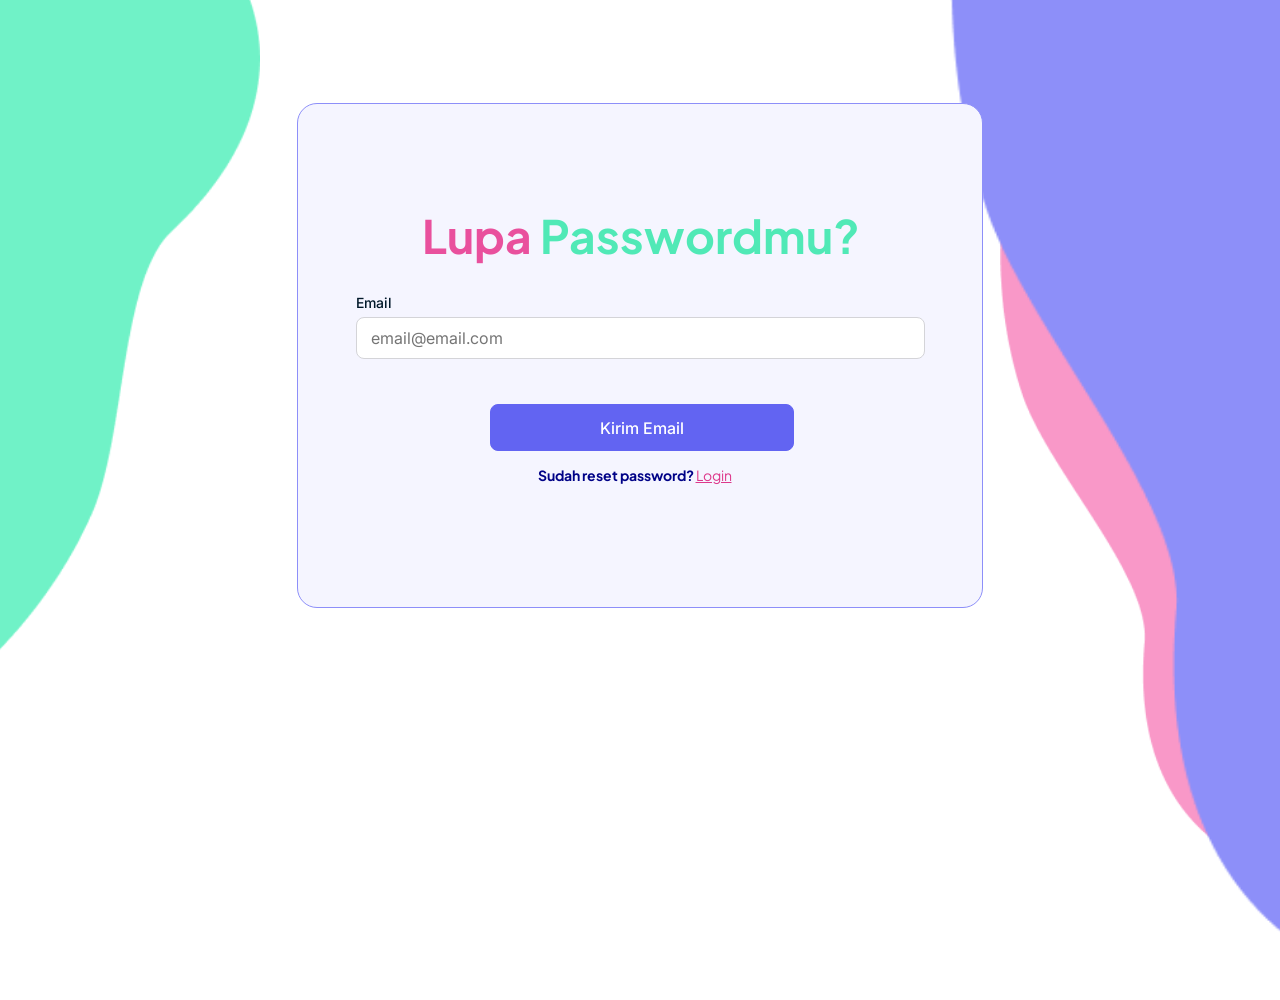
<file: lupapw.html>
<!DOCTYPE html>
<html lang="en">
<head>
    <meta charset="UTF-8">
    <meta name="viewport" content="width=device-width, initial-scale=1.0">
    <title>Forgot Password</title>
    <style>
@import url('https://fonts.googleapis.com/css2?family=Caveat:wght@400..700&family=Inter:ital,opsz,wght@0,14..32,100..900;1,14..32,100..900&family=Libre+Baskerville:ital,wght@0,400;0,700;1,400&family=Montserrat:ital,wght@0,100..900;1,100..900&family=Plus+Jakarta+Sans:ital,wght@0,200..800;1,200..800&display=swap');
@import url('https://fonts.googleapis.com/css2?family=Caveat:wght@400..700&family=Inter:ital,opsz,wght@0,14..32,100..900;1,14..32,100..900&family=Libre+Baskerville:ital,wght@0,400;0,700;1,400&family=Montserrat:ital,wght@0,100..900;1,100..900&family=Plus+Jakarta+Sans:ital,wght@0,200..800;1,200..800&display=swap');

body{
    margin: 0;
    height: 100%;
    display: flex;
    justify-content: center;
    overflow-x: hidden;
    overflow-y: hidden;
}

.main{
    width: 684px;
    height: 503px;
    display: flex;
    justify-content: center;
    align-items: center;
    background-color: #F5F5FF;
    border: 1px solid #8D8FF9;
    margin-top: 103px;
    border-radius: 20px;
}
.titles{
    margin:0;
    margin-bottom: 30px;
}
.forgot-pass{
    width: 569px;
    height: 299px;
    margin: 102px 57px 102px 58px;
    display: flex;
    flex-direction: column;
    align-items: center;
}
.text{
    font-family: Plus Jakarta Sans;
    font-weight: 700;
    font-size: 46px;
}
.pink{
    color: #E9509D;
}
.green{
    color : #50E9B6
}
.email {
    width: 569px;
    height: 70px;
}
.auth-kinds {
    margin: 0;
    padding-bottom: 6px;
    font-family: Inter;
    font-weight: 500;
    font-size: 14px;
    color: #011829;
}

.fill-here {
    width: 100%;
    box-sizing: border-box;
    margin: 0;
    background-color: white;
    padding: 10px 14px;
    border-radius: 8px;
    border: 1px solid #D4D4D8;
    font-family: Inter, sans-serif;
    font-weight: 400;
    font-size: 16px;
    color: #011829;
    outline: none;
    transition: border 0.2s ease, box-shadow 0.2s ease;
}

.kirim-email{
    height: 80px;
    width: 302px;
    display: flex;
    justify-content: center;
    flex-direction: column;
    margin : 40px 133.5px 0 133.5px;
}
.send-email{
    display: flex;
    justify-content: center;
    align-items: center;
    background-color: #6264F2;
    color: white;
    padding: 24,5px 10px;
    border: 1px solid #6264F2;
    border-radius: 8px;
    cursor: pointer;
    width: 100%;
    height: 100%;
    font-family: Inter, sans-serif;
    font-weight: 500;
    font-size: 16px;
}
.sudah-blom{
    margin: 15px 48px 0 48px;
}

.kirim-email span{
    font-weight: 700;
    color: #000287;
    font-family: plus jakarta sans, sans-serif;
    font-size:14px ;
}

/* Actual link */
.kirim-email a {
    color: #DD388B;
    font-weight: 400;
    text-decoration: none;
    font-weight: solid;
    font-size: 14px;
    text-decoration: underline;
}
.icon-left, .icon-right, .icon-pink {
    position: absolute;
  }

.icon-left {
    top: -50px;
    left: -40px;
    width: 300px;
    z-index: -3;
}
  
.icon-right {
    position: absolute;
    bottom: -100px;
    right: -90px;
    width: 420px;
    z-index: -1; /* di bawah pink */
  }
  
.icon-pink {
    position: absolute;
    top: 100px;   /* naikkan sedikit */
    right: 20px;    /* geser kiri */
    width: 260px;    /* sedikit lebih kecil dari ungu */
    z-index: -2;     /* lebih tinggi dari icon ungu */
}

.icon-left img,
.icon-right img,
.icon-pink img {
  width: 100%;
  height: auto;
}
    </style>
</head>
<body>
    <div class="icon-left">
        <img src="assets/icon_hijau.png" alt="Icon Hijau">
      </div>
      <div class="icon-right">
        <img src="assets/icon_ungu.png" alt="Icon Ungu">
      </div>
      <div class="icon-pink">
        <img src="assets/icon_pink.png" alt="Icon Pink">
      </div>

    <div class="main">
        <div class="forgot-pass">
            <h1 class="titles">
                <span class="pink text">Lupa </span>
                <span class="green text">Passwordmu?</span>
            </h1>
            <div class="email"> 
                <p class="auth-kinds">Email</p>                    
                <input type="email" class="fill-here" placeholder="email@email.com">
            </div>

            <div class="kirim-email">
                <div class="send-email"> Kirim Email </div>
                <span class="sudah-blom">Sudah reset password? <a href="/login.html">Login</a></span>
            </div>
            </div>
        </div>
    </div>
</body>
</html>
</file>
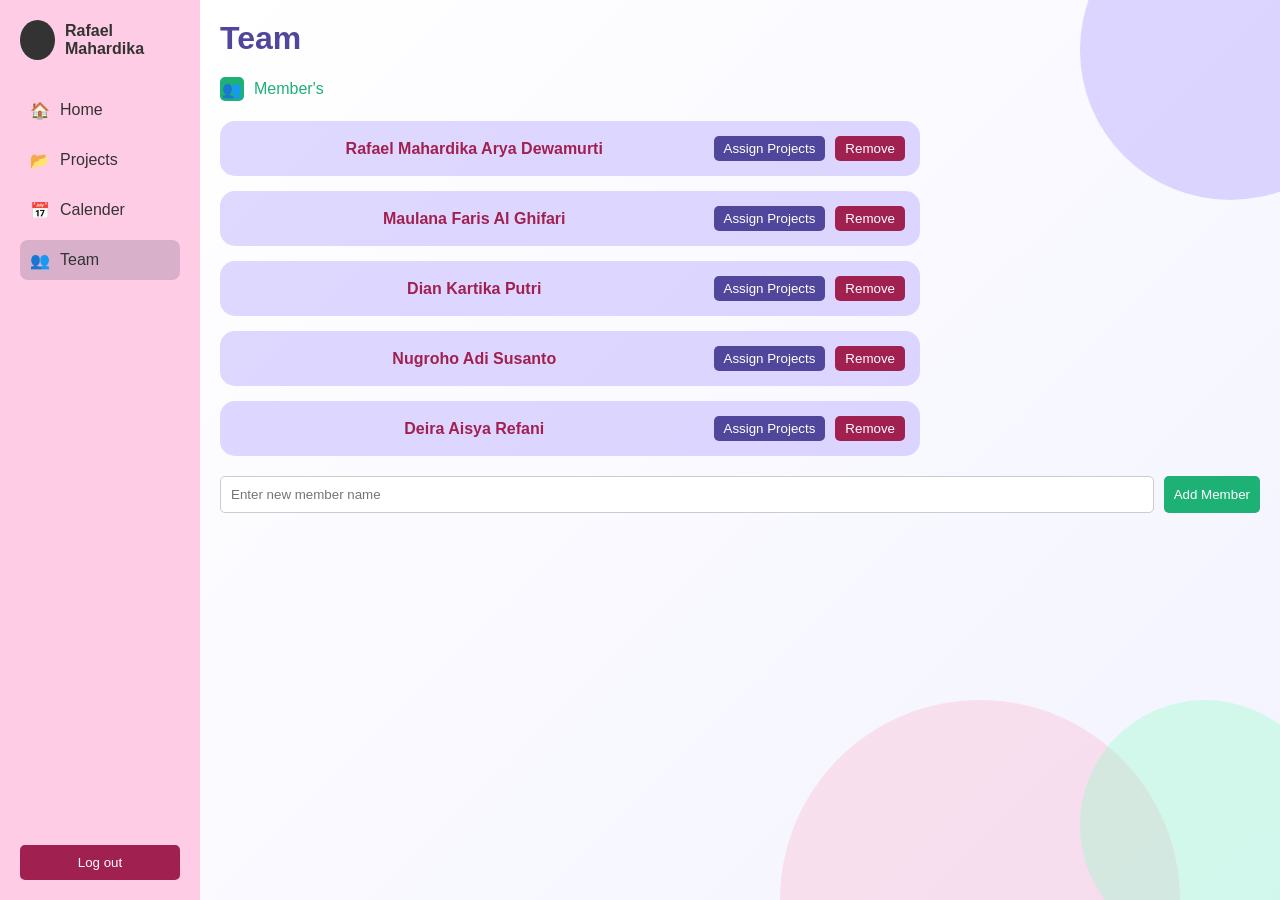
<file: team.html>
<!DOCTYPE html>
<html lang="en">
<head>
    <meta charset="UTF-8">
    <meta name="viewport" content="width=device-width, initial-scale=1.0">
    <title>Team Dashboard</title>
    <style>
        * {
            margin: 0;
            padding: 0;
            box-sizing: border-box;
            font-family: 'Arial', sans-serif;
        }
        
        body {
            display: flex;
            height: 100vh;
            overflow: hidden;
        }
        
        .sidebar {
            width: 200px;
            background-color: #ffcce6;
            padding: 20px;
            display: flex;
            flex-direction: column;
        }
        
        .profile {
            display: flex;
            align-items: center;
            margin-bottom: 30px;
        }
        
        .profile-img {
            width: 40px;
            height: 40px;
            border-radius: 50%;
            background-color: #333;
            margin-right: 10px;
        }
        
        .profile-name {
            font-weight: bold;
            color: #333;
        }
        
        .nav-item {
            display: flex;
            align-items: center;
            padding: 10px;
            border-radius: 8px;
            margin-bottom: 10px;
            color: #333;
            text-decoration: none;
            cursor: pointer;
        }
        
        .nav-item.active {
            background-color: #d9b0c9;
        }
        
        .nav-icon {
            margin-right: 10px;
            display: flex;
            align-items: center;
            justify-content: center;
            width: 20px;
            height: 20px;
        }
        
        .main-content {
            flex: 1;
            padding: 20px;
            background: linear-gradient(135deg, rgba(255,255,255,1) 0%, rgba(226,225,255,0.4) 100%);
            position: relative;
            overflow: hidden;
        }
        
        .blob1, .blob2, .blob3 {
            position: absolute;
            border-radius: 50%;
            z-index: 0;
        }
        
        .blob1 {
            width: 300px;
            height: 300px;
            background-color: rgba(149, 128, 255, 0.3);
            top: -100px;
            right: -100px;
        }
        
        .blob2 {
            width: 400px;
            height: 400px;
            background-color: rgba(255, 128, 171, 0.2);
            bottom: -200px;
            right: 100px;
        }
        
        .blob3 {
            width: 250px;
            height: 250px;
            background-color: rgba(128, 255, 191, 0.3);
            bottom: -50px;
            right: -50px;
        }
        
        .content {
            position: relative;
            z-index: 1;
        }
        
        h1 {
            font-size: 32px;
            margin-bottom: 20px;
            color: #50479c;
        }
        
        .section-title {
            display: flex;
            align-items: center;
            margin-bottom: 20px;
            color: #1db176;
        }
        
        .member-icon {
            background-color: #1db176;
            border-radius: 5px;
            width: 24px;
            height: 24px;
            margin-right: 10px;
            display: flex;
            align-items: center;
            justify-content: center;
            color: white;
        }
        
        .member-list {
            display: flex;
            flex-direction: column;
            gap: 15px;
            max-width: 700px;
        }
        
        .member-item {
            background-color: rgba(149, 128, 255, 0.3);
            border-radius: 15px;
            padding: 15px;
            display: flex;
            align-items: center;
            justify-content: space-between;
        }
        
        .member-name {
            color: #a02150;
            font-weight: bold;
            flex-grow: 1;
            text-align: center;
        }
        
        .member-actions {
            display: flex;
            gap: 10px;
        }
        
        .btn {
            border: none;
            border-radius: 5px;
            padding: 5px 10px;
            cursor: pointer;
            color: white;
        }
        
        .btn-edit {
            background-color: #50479c;
        }
        
        .btn-delete {
            background-color: #a02150;
        }
        
        .add-member {
            margin-top: 20px;
            display: flex;
            gap: 10px;
        }
        
        .input-member {
            flex-grow: 1;
            padding: 10px;
            border: 1px solid #ccc;
            border-radius: 5px;
        }
        
        .btn-add {
            background-color: #1db176;
        }
        
        .member-projects {
            background-color: rgba(128, 255, 191, 0.2);
            border-radius: 10px;
            padding: 10px;
            margin-top: 5px;
            display: none;
        }
        
        .project-item {
            display: flex;
            justify-content: space-between;
            padding: 5px 0;
        }
        
        .logout-btn {
            margin-top: auto;
            background-color: #a02150;
            color: white;
            border: none;
            padding: 10px;
            border-radius: 5px;
            cursor: pointer;
        }
        
        .hidden {
            display: none;
        }
        
        .project-assignment {
            margin-top: 20px;
            display: none;
        }
        
        .project-assignment h3 {
            margin-bottom: 10px;
            color: #50479c;
        }
        
        .project-list {
            display: flex;
            flex-direction: column;
            gap: 10px;
            margin-bottom: 15px;
        }
        
        .project-checkbox {
            display: flex;
            align-items: center;
            gap: 10px;
        }
    </style>
</head>
<body>
    <div class="sidebar">
        <div class="profile">
            <div class="profile-img"></div>
            <div class="profile-name">Rafael Mahardika</div>
        </div>
        
        <a class="nav-item" onclick="navigateTo('home')">
            <div class="nav-icon">🏠</div>
            <div>Home</div>
        </a>
        
        <a class="nav-item" onclick="navigateTo('projects')">
            <div class="nav-icon">📂</div>
            <div>Projects</div>
        </a>
        
        <a class="nav-item" onclick="navigateTo('calendar')">
            <div class="nav-icon">📅</div>
            <div>Calender</div>
        </a>
        
        <a class="nav-item active" onclick="navigateTo('team')">
            <div class="nav-icon">👥</div>
            <div>Team</div>
        </a>
        
        <button class="logout-btn">Log out</button>
    </div>
    
    <div class="main-content">
        <div class="blob1"></div>
        <div class="blob2"></div>
        <div class="blob3"></div>
        
        <div class="content">
            <h1>Team</h1>
            
            <div class="section-title">
                <div class="member-icon">👥</div>
                <div>Member's</div>
            </div>
            
            <div class="member-list" id="memberList">
                <!-- Members will be dynamically added here -->
            </div>
            
            <div class="add-member">
                <input type="text" class="input-member" id="newMember" placeholder="Enter new member name">
                <button class="btn btn-add" onclick="addMember()">Add Member</button>
            </div>
            
            <div class="project-assignment" id="projectAssignment">
                <h3>Assign Projects to <span id="selectedMemberName"></span></h3>
                <div class="project-list" id="projectList">
                    <!-- Projects will be dynamically added here -->
                </div>
                <button class="btn btn-add" onclick="saveProjects()">Save Assignments</button>
                <button class="btn btn-delete" onclick="cancelAssignment()">Cancel</button>
            </div>
        </div>
    </div>
    
    <script>
        // Sample data
        const projects = [
            { id: 1, name: "Website Redesign" },
            { id: 2, name: "Mobile App Development" },
            { id: 3, name: "Marketing Campaign" },
            { id: 4, name: "Database Migration" },
            { id: 5, name: "UI/UX Research" }
        ];
        
        let members = [
            { id: 1, name: "Rafael Mahardika Arya Dewamurti", projects: [1, 3] },
            { id: 2, name: "Maulana Faris Al Ghifari", projects: [2, 5] },
            { id: 3, name: "Dian Kartika Putri", projects: [1, 4] },
            { id: 4, name: "Nugroho Adi Susanto", projects: [3, 5] },
            { id: 5, name: "Deira Aisya Refani", projects: [2, 4] }
        ];
        
        let selectedMember = null;
        
        // Initialize the page
        window.onload = function() {
            renderMembers();
            renderProjects();
        };
        
        // Render all members
        function renderMembers() {
            const memberList = document.getElementById('memberList');
            memberList.innerHTML = '';
            
            members.forEach(member => {
                const memberItem = document.createElement('div');
                memberItem.className = 'member-item';
                memberItem.id = `member-${member.id}`;
                
                const memberName = document.createElement('div');
                memberName.className = 'member-name';
                memberName.textContent = member.name;
                
                const memberActions = document.createElement('div');
                memberActions.className = 'member-actions';
                
                const editButton = document.createElement('button');
                editButton.className = 'btn btn-edit';
                editButton.textContent = 'Assign Projects';
                editButton.onclick = () => assignProjects(member.id);
                
                const deleteButton = document.createElement('button');
                deleteButton.className = 'btn btn-delete';
                deleteButton.textContent = 'Remove';
                deleteButton.onclick = () => removeMember(member.id);
                
                memberActions.appendChild(editButton);
                memberActions.appendChild(deleteButton);
                
                memberItem.appendChild(memberName);
                memberItem.appendChild(memberActions);
                
                // Add project section (initially hidden)
                const memberProjects = document.createElement('div');
                memberProjects.className = 'member-projects';
                memberProjects.id = `projects-${member.id}`;
                
                // Add member projects
                if (member.projects && member.projects.length > 0) {
                    member.projects.forEach(projectId => {
                        const project = projects.find(p => p.id === projectId);
                        if (project) {
                            const projectItem = document.createElement('div');
                            projectItem.className = 'project-item';
                            projectItem.innerHTML = `
                                <div>${project.name}</div>
                            `;
                            memberProjects.appendChild(projectItem);
                        }
                    });
                } else {
                    memberProjects.innerHTML = '<div>No projects assigned</div>';
                }
                
                memberItem.appendChild(memberProjects);
                memberList.appendChild(memberItem);
            });
        }
        
        // Add a new member
        function addMember() {
            const newMemberInput = document.getElementById('newMember');
            const name = newMemberInput.value.trim();
            
            if (name) {
                const newId = members.length > 0 ? Math.max(...members.map(m => m.id)) + 1 : 1;
                members.push({
                    id: newId,
                    name: name,
                    projects: []
                });
                
                renderMembers();
                newMemberInput.value = '';
            }
        }
        
        // Remove a member
        function removeMember(id) {
            members = members.filter(member => member.id !== id);
            renderMembers();
        }
        
        // Toggle project visibility
        function toggleProjects(id) {
            const projectsSection = document.getElementById(`projects-${id}`);
            if (projectsSection.style.display === 'block') {
                projectsSection.style.display = 'none';
            } else {
                projectsSection.style.display = 'block';
            }
        }
        
        // Assign projects to member
        function assignProjects(id) {
            selectedMember = members.find(m => m.id === id);
            if (selectedMember) {
                document.getElementById('selectedMemberName').textContent = selectedMember.name;
                document.getElementById('projectAssignment').style.display = 'block';
                
                // Check the assigned projects
                const checkboxes = document.querySelectorAll('.project-checkbox input');
                checkboxes.forEach(checkbox => {
                    checkbox.checked = selectedMember.projects.includes(parseInt(checkbox.value));
                });
            }
        }
        
        // Render all projects for assignment
        function renderProjects() {
            const projectList = document.getElementById('projectList');
            projectList.innerHTML = '';
            
            projects.forEach(project => {
                const projectCheckbox = document.createElement('div');
                projectCheckbox.className = 'project-checkbox';
                
                projectCheckbox.innerHTML = `
                    <input type="checkbox" id="project-${project.id}" value="${project.id}">
                    <label for="project-${project.id}">${project.name}</label>
                `;
                
                projectList.appendChild(projectCheckbox);
            });
        }
        
        // Save project assignments
        function saveProjects() {
            if (selectedMember) {
                const checkboxes = document.querySelectorAll('.project-checkbox input:checked');
                selectedMember.projects = Array.from(checkboxes).map(cb => parseInt(cb.value));
                
                // Update the member in the array
                const index = members.findIndex(m => m.id === selectedMember.id);
                if (index !== -1) {
                    members[index] = selectedMember;
                }
                
                renderMembers();
                document.getElementById('projectAssignment').style.display = 'none';
            }
        }
        
        // Cancel project assignment
        function cancelAssignment() {
            document.getElementById('projectAssignment').style.display = 'none';
        }
        
        // Navigation
        function navigateTo(page) {
            console.log(`Navigating to ${page}`);
            // In a real app, this would redirect to the appropriate page
            
            // Update active nav item
            document.querySelectorAll('.nav-item').forEach(item => {
                item.classList.remove('active');
            });
            
            // Find the nav item that matches the page and make it active
            document.querySelector(`.nav-item:nth-child(${getNavIndex(page)})`).classList.add('active');
            
            // For demonstration, show/hide project assignments when switching to Projects
            if (page === 'projects') {
                // This would normally navigate to Projects.html
                alert('Navigating to Projects page. In a real implementation, this would link to Projects.html');
                
                // For demo purposes, show all project assignments
                members.forEach(member => {
                    const projectsSection = document.getElementById(`projects-${member.id}`);
                    if (projectsSection) {
                        projectsSection.style.display = 'block';
                    }
                });
            } else {
                // Hide all project sections when not on projects page
                members.forEach(member => {
                    const projectsSection = document.getElementById(`projects-${member.id}`);
                    if (projectsSection) {
                        projectsSection.style.display = 'none';
                    }
                });
            }
        }
        
        // Helper function to get nav index
        function getNavIndex(page) {
            switch(page) {
                case 'home': return 2;
                case 'projects': return 3;
                case 'calendar': return 4;
                case 'team': return 5;
                default: return 2;
            }
        }
        
        // Show project details on member click
        document.addEventListener('click', function(e) {
            if (e.target.classList.contains('member-name')) {
                const memberId = parseInt(e.target.parentElement.id.split('-')[1]);
                toggleProjects(memberId);
            }
        });
    </script>
</body>
</html>
</file>
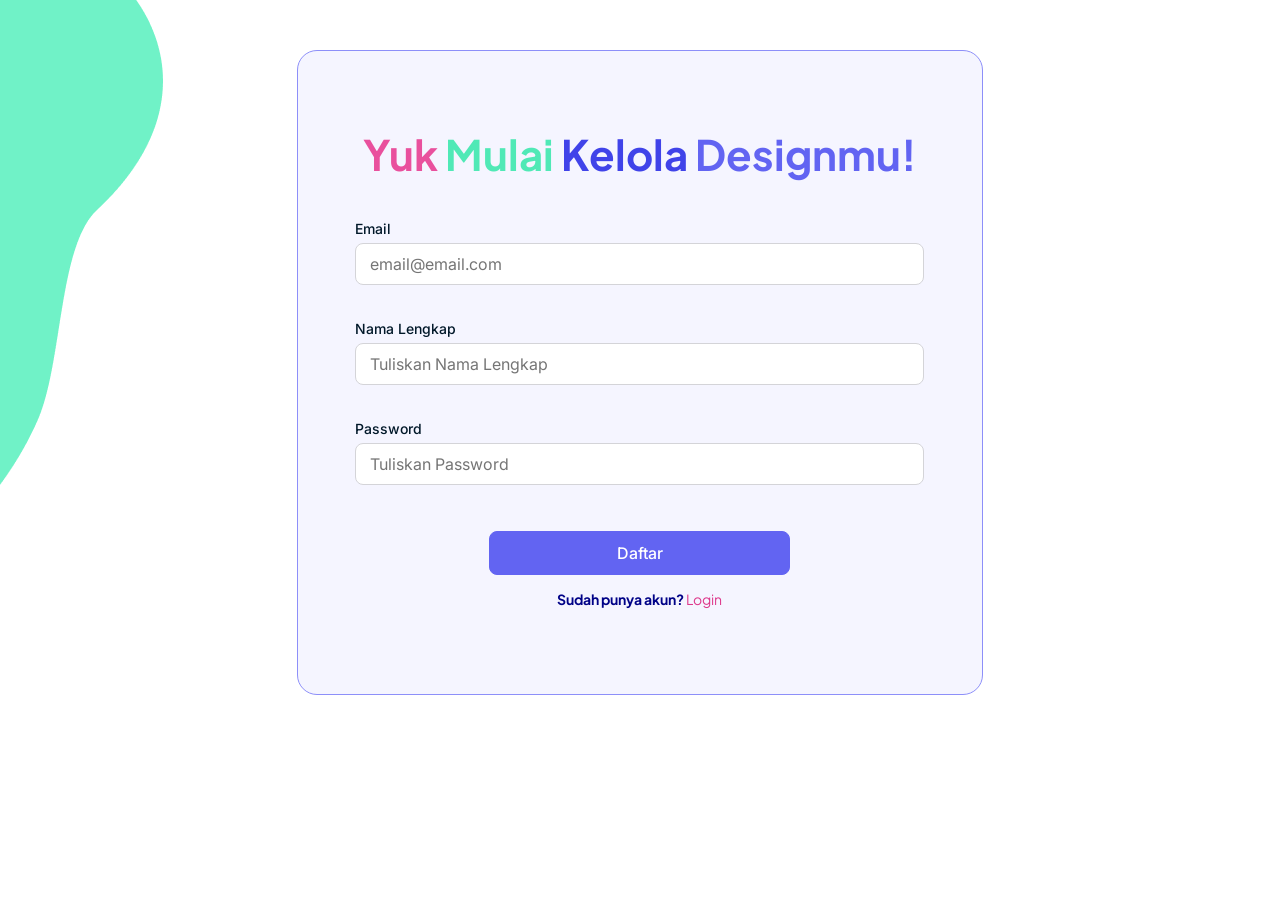
<file: OmahTI Internship/public/daftar.html>
<!DOCTYPE html>
<html lang="en">
<head>
    <meta charset="UTF-8">
    <meta name="viewport" content="width=device-width, initial-scale=1.0">
    <title> Sign Up </title>
    <style>
@import url('https://fonts.googleapis.com/css2?family=Caveat:wght@400..700&family=Inter:ital,opsz,wght@0,14..32,100..900;1,14..32,100..900&family=Libre+Baskerville:ital,wght@0,400;0,700;1,400&family=Montserrat:ital,wght@0,100..900;1,100..900&family=Plus+Jakarta+Sans:ital,wght@0,200..800;1,200..800&display=swap');
@import url('https://fonts.googleapis.com/css2?family=Caveat:wght@400..700&family=Inter:ital,opsz,wght@0,14..32,100..900;1,14..32,100..900&family=Libre+Baskerville:ital,wght@0,400;0,700;1,400&family=Montserrat:ital,wght@0,100..900;1,100..900&family=Plus+Jakarta+Sans:ital,wght@0,200..800;1,200..800&display=swap');

body{
    margin: 0;
    height: 100%;
    display: flex;
    justify-content: center;
    overflow-x: hidden;
    overflow-y: hidden;
}

/* kotak daftar */
.auth-box{
    width: 684px;
    height: 643px;
    background-color: #F5F5FF;
    margin : 50px 0 198px;
    display: flex;
    align-items: center;
    gap: 37px;
    border : 1px solid #8D8FF9;
    border-radius: 20px;
}
.auth-main{
    height: 499px;
    width: 569px;
    display: flex;
    flex-direction: column;
    gap: 40px;
    padding : 72.5px 58px 65.5px 57px; 
    align-items: center;
}
.auth-main p{
    margin:0;
}
.text{
    font-family: Plus Jakarta Sans;
    font-weight: 700;
    font-size: 42px;
}
.pink{
    color: #E9509D;
}
.green{
    color : #50E9B6;
}
.darkblue{
    color : #4043E9
}
.blue{
    color:#6264F2
}
.auth-fill {
    height: 270px;
    width: 569px;
    display: flex;
    flex-direction: column;
    gap: 30px;
}

/* Pastikan wrapper tidak membatasi lebar input */
.email, .fullname, .password {
    width: 100%;
    height: 70px;
}

/* Label untuk input */
.auth-kinds {
    margin: 0;
    padding-bottom: 6px;
    font-family: Inter;
    font-weight: 500;
    font-size: 14px;
    color: #011829;
}

/* Input element */
.fill-here {
    width: 100%;
    box-sizing: border-box;
    margin: 0;
    background-color: white;
    padding: 10px 14px;
    border-radius: 8px;
    border: 1px solid #D4D4D8;
    font-family: Inter, sans-serif;
    font-weight: 400;
    font-size: 16px;
    color: #011829;
    outline: none;
    transition: border 0.2s ease, box-shadow 0.2s ease;
}

.auth-button{
    width: 301px;
    height: 80px;
    display: flex;
    justify-content: center;
    flex-direction: column;
    gap : 15px;
}

.end-credit-scene {
    display: flex;
    flex-direction: column;
    align-items: center;
    gap: 10px;
    width: 100%;
    max-width: 300px;
    margin: 0 auto;
}

/* Button styling */
.auth-button button {
    width: 100%;
    height: 44px;
    border: 1px solid #6264F2;
    background-color: #6264F2;
    border-radius: 8px;
    color: #FFFFFF;
    font-family: 'Inter', sans-serif;
    font-weight: 500;
    font-size: 16px;
    cursor: pointer;
}

/* Login text container */
.auth-button .login-link {
    text-align: center;
    font-size: 14px;
    font-family: 'Plus Jakarta Sans', sans-serif;
}

/* Text before the link */
.log-link {
    font-weight: 700;
    color: #000287;
}

/* Actual link */
.login-link a {
    color: #DD388B;
    font-weight: 400;
    text-decoration: none;
}
.icon-left, .icon-right, .icon-pink {
    position: absolute;
    z-index: -1;
}

.icon-left {
    top: 0; /* Di bawah navbar */
    left: -60.74px;
    width: 300px;
    z-index: -3;
}

.icon-right {
    top: -28px; /* Di bawah navbar */
    left: 1350px;
    width: 420px;
    z-index: -1;
}

.icon-pink {
    top: 192px; /* Di bawah navbar */
    left : 1400px;
    width: 453px;
    z-index: -2;
}

    </style>
</head>
<body>
    <div class="auth-box">
        <div class="auth-main">
            <p> 
                <span class="pink text"> Yuk </span>
                <span class="green text"> Mulai </span>
                <span class="darkblue text"> Kelola </span>
                <span class="blue text"> Designmu! </span>
            </p>

            <div class="auth-fill">
                <div class="email"> 
                    <p class="auth-kinds">Email</p>                    
                    <input type="email" class="fill-here" placeholder="email@email.com">
                </div>
                <div class="fullname">
                    <p class="auth-kinds">Nama Lengkap</p>
                    <input type="text" class="fill-here" placeholder="Tuliskan Nama Lengkap">
                </div>
                <div class="password">
                    <p class="auth-kinds">Password</p>
                    <input type="password" class="fill-here" placeholder="Tuliskan Password">
                </div>
            </div>
            
            <div class="end-credit-scene"> 
                <div class="auth-button">
                    <button type="submit">Daftar</button>
                    <div class="login-link">
                        <span class="log-link">Sudah punya akun? <a href="/login.html">Login</a></span>
                    </div>
                </div>
            </div>
        </div> 
        </div>   
    </div>
    <div class="icon-left">
        <img src="/assets/icon_hijau.png" alt="Icon Hijau">
    </div>
    <div class="icon-right">
        <img src="/assets/icon_ungu.png" alt="Icon Ungu">
    </div>
    <div class="icon-pink">
        <img src="/assets/icon_pink.png" alt="Icon Pink">
    </div>
   
</body>
</html>
</file>
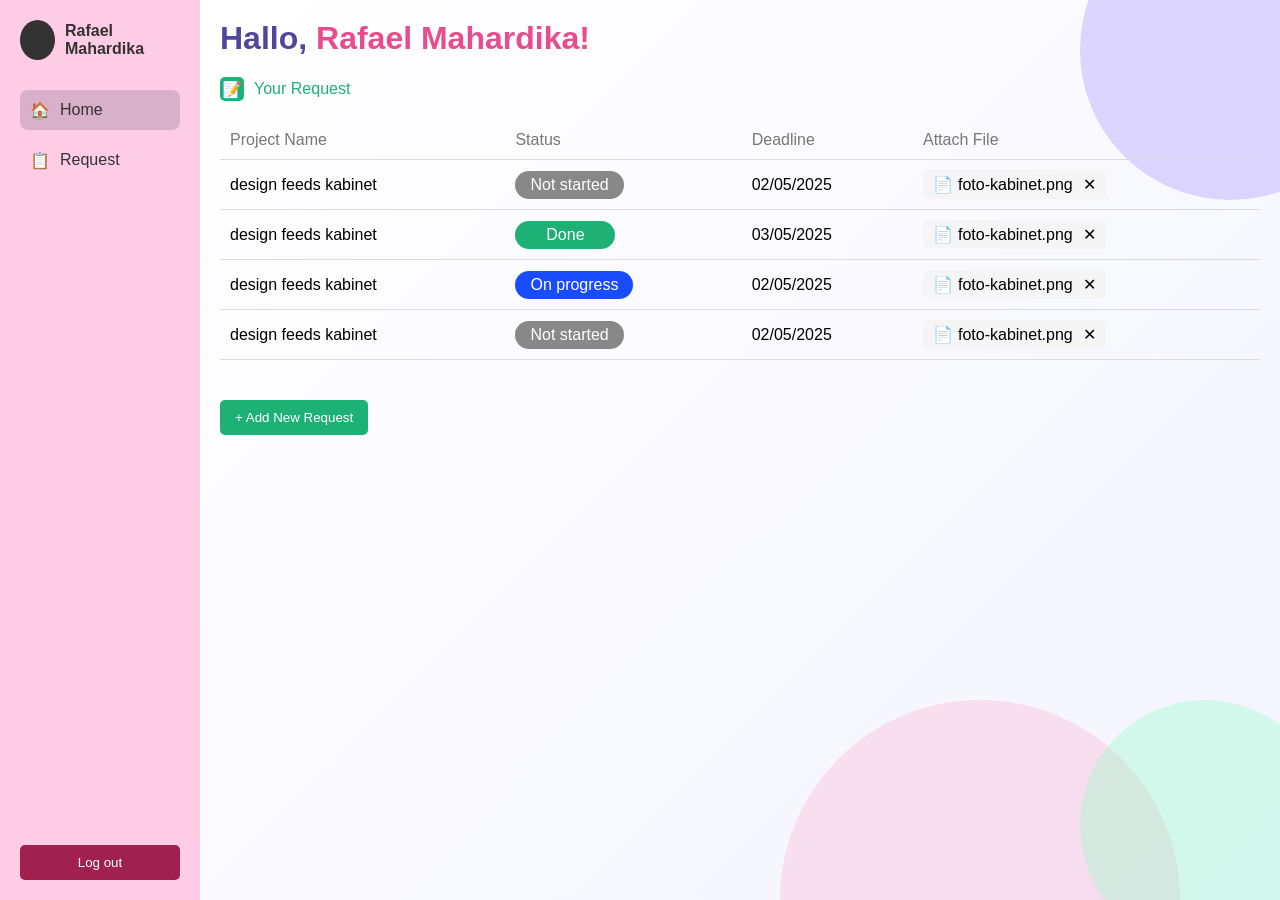
<file: OmahTI Internship/requester/home.html>
<!DOCTYPE html>
<html lang="en">
<head>
    <meta charset="UTF-8">
    <meta name="viewport" content="width=device-width, initial-scale=1.0">
    <title>Request Dashboard</title>
    <style>
        * {
            margin: 0;
            padding: 0;
            box-sizing: border-box;
            font-family: 'Arial', sans-serif;
        }
        
        body {
            display: flex;
            height: 100vh;
            overflow: hidden;
        }
        
        .sidebar {
            width: 200px;
            background-color: #ffcce6;
            padding: 20px;
            display: flex;
            flex-direction: column;
        }
        
        .profile {
            display: flex;
            align-items: center;
            margin-bottom: 30px;
        }
        
        .profile-img {
            width: 40px;
            height: 40px;
            border-radius: 50%;
            background-color: #333;
            margin-right: 10px;
        }
        
        .profile-name {
            font-weight: bold;
            color: #333;
        }
        
        .nav-item {
            display: flex;
            align-items: center;
            padding: 10px;
            border-radius: 8px;
            margin-bottom: 10px;
            color: #333;
            text-decoration: none;
            cursor: pointer;
        }
        
        .nav-item.active {
            background-color: #d9b0c9;
        }
        
        .nav-icon {
            margin-right: 10px;
            display: flex;
            align-items: center;
            justify-content: center;
            width: 20px;
            height: 20px;
        }
        
        .main-content {
            flex: 1;
            padding: 20px;
            background: linear-gradient(135deg, rgba(255,255,255,1) 0%, rgba(226,225,255,0.4) 100%);
            position: relative;
            overflow: hidden;
        }
        
        .blob1, .blob2, .blob3 {
            position: absolute;
            border-radius: 50%;
            z-index: 0;
        }
        
        .blob1 {
            width: 300px;
            height: 300px;
            background-color: rgba(149, 128, 255, 0.3);
            top: -100px;
            right: -100px;
        }
        
        .blob2 {
            width: 400px;
            height: 400px;
            background-color: rgba(255, 128, 171, 0.2);
            bottom: -200px;
            right: 100px;
        }
        
        .blob3 {
            width: 250px;
            height: 250px;
            background-color: rgba(128, 255, 191, 0.3);
            bottom: -50px;
            right: -50px;
        }
        
        .content {
            position: relative;
            z-index: 1;
        }
        
        h1 {
            font-size: 32px;
            margin-bottom: 20px;
            color: #50479c;
        }
        
        .welcome {
            font-size: 32px;
            margin-bottom: 20px;
            color: #50479c;
        }
        
        .user-name {
            color: #e84c8e;
        }
        
        .section-title {
            display: flex;
            align-items: center;
            margin-bottom: 20px;
            color: #1db176;
        }
        
        .request-icon {
            background-color: #1db176;
            border-radius: 5px;
            width: 24px;
            height: 24px;
            margin-right: 10px;
            display: flex;
            align-items: center;
            justify-content: center;
            color: white;
        }
        
        .request-table {
            width: 100%;
            border-collapse: collapse;
            margin-bottom: 20px;
        }
        
        .request-table th {
            text-align: left;
            padding: 10px;
            border-bottom: 1px solid #ddd;
            color: #777;
            font-weight: normal;
        }
        
        .request-table td {
            padding: 10px;
            border-bottom: 1px solid #ddd;
        }
        
        .status-badge {
            padding: 5px 15px;
            border-radius: 20px;
            color: white;
            display: inline-block;
            text-align: center;
            min-width: 100px;
        }
        
        .status-not-started {
            background-color: #888;
        }
        
        .status-in-progress {
            background-color: #1a4cff;
        }
        
        .status-done {
            background-color: #1db176;
        }
        
        .file-badge {
            display: flex;
            align-items: center;
            background-color: #f5f5f5;
            padding: 5px 10px;
            border-radius: 5px;
            width: fit-content;
        }
        
        .file-icon {
            margin-right: 5px;
        }
        
        .remove-file {
            margin-left: 10px;
            cursor: pointer;
        }
        
        .add-request-btn {
            margin-top: 20px;
            background-color: #1db176;
            color: white;
            border: none;
            padding: 10px 15px;
            border-radius: 5px;
            cursor: pointer;
        }
        
        .modal {
            display: none;
            position: fixed;
            z-index: 2;
            left: 0;
            top: 0;
            width: 100%;
            height: 100%;
            background-color: rgba(0, 0, 0, 0.5);
        }
        
        .modal-content {
            background-color: white;
            margin: 10% auto;
            padding: 20px;
            border-radius: 10px;
            width: 500px;
            max-width: 90%;
        }
        
        .modal-header {
            display: flex;
            justify-content: space-between;
            align-items: center;
            margin-bottom: 20px;
        }
        
        .modal-title {
            font-size: 20px;
            color: #50479c;
        }
        
        .close-modal {
            font-size: 24px;
            cursor: pointer;
        }
        
        .form-group {
            margin-bottom: 15px;
        }
        
        .form-label {
            display: block;
            margin-bottom: 5px;
            color: #555;
        }
        
        .form-control {
            width: 100%;
            padding: 8px;
            border: 1px solid #ddd;
            border-radius: 5px;
        }
        
        .form-actions {
            display: flex;
            justify-content: flex-end;
            gap: 10px;
            margin-top: 20px;
        }
        
        .btn-secondary {
            background-color: #888;
            color: white;
            border: none;
            padding: 8px 15px;
            border-radius: 5px;
            cursor: pointer;
        }
        
        .btn-primary {
            background-color: #1db176;
        }
        
        .file-input-wrapper {
            position: relative;
            display: inline-block;
        }
        
        .file-input {
            position: absolute;
            left: 0;
            top: 0;
            opacity: 0;
            cursor: pointer;
            width: 100%;
            height: 100%;
        }
        
        .file-input-label {
            background-color: #f0f0f0;
            padding: 8px 15px;
            border-radius: 5px;
            cursor: pointer;
            display: inline-block;
        }
        
        .selected-file {
            margin-top: 5px;
            padding: 5px;
            background-color: #f5f5f5;
            border-radius: 5px;
            display: none;
        }
        
        .logout-btn {
            margin-top: auto;
            background-color: #a02150;
            color: white;
            border: none;
            padding: 10px;
            border-radius: 5px;
            cursor: pointer;
        }
    </style>
</head>
<body>
    <div class="sidebar">
        <div class="profile">
            <div class="profile-img"></div>
            <div class="profile-name">Rafael Mahardika</div>
        </div>
        
        <a class="nav-item active" onclick="navigateTo('home')">
            <div class="nav-icon">🏠</div>
            <div>Home</div>
        </a>
        
        <a class="nav-item" onclick="navigateTo('request')">
            <div class="nav-icon">📋</div>
            <div>Request</div>
        </a>
        
        <button class="logout-btn">Log out</button>
    </div>
    
    <div class="main-content">
        <div class="blob1"></div>
        <div class="blob2"></div>
        <div class="blob3"></div>
        
        <div class="content">
            <h1 class="welcome">Hallo, <span class="user-name">Rafael Mahardika!</span></h1>
            
            <div class="section-title">
                <div class="request-icon">📝</div>
                <div>Your Request</div>
            </div>
            
            <table class="request-table">
                <thead>
                    <tr>
                        <th>Project Name</th>
                        <th>Status</th>
                        <th>Deadline</th>
                        <th>Attach File</th>
                    </tr>
                </thead>
                <tbody id="requestTableBody">
                    <!-- Requests will be dynamically populated here -->
                </tbody>
            </table>
            
            <button class="add-request-btn" onclick="openAddRequestModal()">+ Add New Request</button>
            
            <!-- Add Request Modal -->
            <div class="modal" id="addRequestModal">
                <div class="modal-content">
                    <div class="modal-header">
                        <h2 class="modal-title">Add New Request</h2>
                        <span class="close-modal" onclick="closeAddRequestModal()">&times;</span>
                    </div>
                    <div class="modal-body">
                        <div class="form-group">
                            <label class="form-label">Project Name</label>
                            <input type="text" class="form-control" id="projectName" placeholder="Enter project name">
                        </div>
                        <div class="form-group">
                            <label class="form-label">Status</label>
                            <select class="form-control" id="status">
                                <option value="not-started">Not started</option>
                                <option value="in-progress">On progress</option>
                                <option value="done">Done</option>
                            </select>
                        </div>
                        <div class="form-group">
                            <label class="form-label">Deadline</label>
                            <input type="date" class="form-control" id="deadline">
                        </div>
                        <div class="form-group">
                            <label class="form-label">Attach File</label>
                            <div class="file-input-wrapper">
                                <label class="file-input-label">Choose File</label>
                                <input type="file" class="file-input" id="fileInput" onchange="handleFileSelect()">
                            </div>
                            <div class="selected-file" id="selectedFile"></div>
                        </div>
                        <div class="form-actions">
                            <button class="btn-secondary" onclick="closeAddRequestModal()">Cancel</button>
                            <button class="btn-secondary btn-primary" onclick="addRequest()">Add Request</button>
                        </div>
                    </div>
                </div>
            </div>
        </div>
    </div>
    
    <script>
        // Sample data for initial requests
        let requests = [
            {
                id: 1,
                projectName: 'design feeds kabinet',
                status: 'not-started',
                deadline: '02/05/2025',
                file: 'foto-kabinet.png'
            },
            {
                id: 2,
                projectName: 'design feeds kabinet',
                status: 'done',
                deadline: '03/05/2025',
                file: 'foto-kabinet.png'
            },
            {
                id: 3,
                projectName: 'design feeds kabinet',
                status: 'in-progress',
                deadline: '02/05/2025',
                file: 'foto-kabinet.png'
            },
            {
                id: 4,
                projectName: 'design feeds kabinet',
                status: 'not-started',
                deadline: '02/05/2025',
                file: 'foto-kabinet.png'
            }
        ];
        
        // Initialize the page
        window.onload = function() {
            renderRequests();
        };
        
        // Render all requests
        function renderRequests() {
            const requestTableBody = document.getElementById('requestTableBody');
            requestTableBody.innerHTML = '';
            
            requests.forEach(request => {
                const row = document.createElement('tr');
                
                // Project Name cell
                const projectNameCell = document.createElement('td');
                projectNameCell.textContent = request.projectName;
                row.appendChild(projectNameCell);
                
                // Status cell
                const statusCell = document.createElement('td');
                const statusBadge = document.createElement('div');
                statusBadge.className = `status-badge status-${request.status}`;
                statusBadge.textContent = getStatusText(request.status);
                statusCell.appendChild(statusBadge);
                row.appendChild(statusCell);
                
                // Deadline cell
                const deadlineCell = document.createElement('td');
                deadlineCell.textContent = request.deadline;
                row.appendChild(deadlineCell);
                
                // File cell
                const fileCell = document.createElement('td');
                if (request.file) {
                    const fileBadge = document.createElement('div');
                    fileBadge.className = 'file-badge';
                    fileBadge.innerHTML = `
                        <span class="file-icon">📄</span>
                        <span>${request.file}</span>
                        <span class="remove-file" onclick="removeFile(${request.id})">✕</span>
                    `;
                    fileCell.appendChild(fileBadge);
                }
                row.appendChild(fileCell);
                
                requestTableBody.appendChild(row);
            });
        }
        
        // Get formatted status text
        function getStatusText(status) {
            switch(status) {
                case 'not-started': return 'Not started';
                case 'in-progress': return 'On progress';
                case 'done': return 'Done';
                default: return status;
            }
        }
        
        // Open add request modal
        function openAddRequestModal() {
            document.getElementById('addRequestModal').style.display = 'block';
        }
        
        // Close add request modal
        function closeAddRequestModal() {
            document.getElementById('addRequestModal').style.display = 'none';
            // Reset form
            document.getElementById('projectName').value = '';
            document.getElementById('status').value = 'not-started';
            document.getElementById('deadline').value = '';
            document.getElementById('selectedFile').style.display = 'none';
            document.getElementById('selectedFile').textContent = '';
        }
        
        // Handle file select
        function handleFileSelect() {
            const fileInput = document.getElementById('fileInput');
            const selectedFile = document.getElementById('selectedFile');
            
            if (fileInput.files.length > 0) {
                selectedFile.textContent = fileInput.files[0].name;
                selectedFile.style.display = 'block';
            } else {
                selectedFile.style.display = 'none';
            }
        }
        
        // Add new request
        function addRequest() {
            const projectName = document.getElementById('projectName').value;
            const status = document.getElementById('status').value;
            const deadline = document.getElementById('deadline').value;
            const fileInput = document.getElementById('fileInput');
            
            if (!projectName) {
                alert('Please enter a project name');
                return;
            }
            
            if (!deadline) {
                alert('Please select a deadline');
                return;
            }
            
            const formattedDate = formatDate(deadline);
            
            const newRequest = {
                id: requests.length > 0 ? Math.max(...requests.map(r => r.id)) + 1 : 1,
                projectName: projectName,
                status: status,
                deadline: formattedDate,
                file: fileInput.files.length > 0 ? fileInput.files[0].name : null
            };
            
            requests.push(newRequest);
            renderRequests();
            closeAddRequestModal();
        }
        
        // Format date from YYYY-MM-DD to MM/DD/YYYY
        function formatDate(dateString) {
            if (!dateString) return '';
            
            const date = new Date(dateString);
            const month = (date.getMonth() + 1).toString().padStart(2, '0');
            const day = date.getDate().toString().padStart(2, '0');
            const year = date.getFullYear();
            
            return `${month}/${day}/${year}`;
        }
        
        // Remove file from request
        function removeFile(requestId) {
            const requestIndex = requests.findIndex(r => r.id === requestId);
            if (requestIndex !== -1) {
                requests[requestIndex].file = null;
                renderRequests();
            }
        }
        
        // Navigation
        function navigateTo(page) {
            console.log(`Navigating to ${page}`);
            
            // Update active nav item
            document.querySelectorAll('.nav-item').forEach(item => {
                item.classList.remove('active');
            });
            
            // Find the nav item that matches the page and make it active
            const navItems = document.querySelectorAll('.nav-item');
            if (page === 'home') {
                navItems[0].classList.add('active');
            } else if (page === 'request') {
                navItems[1].classList.add('active');
            }
        }
    </script>
</body>
</html>
</file>
<file: OmahTI Internship/styles.css>
@import url('https://fonts.googleapis.com/css2?family=Caveat:wght@400..700&family=Inter:ital,opsz,wght@0,14..32,100..900;1,14..32,100..900&family=Libre+Baskerville:ital,wght@0,400;0,700;1,400&family=Montserrat:ital,wght@0,100..900;1,100..900&family=Plus+Jakarta+Sans:ital,wght@0,200..800;1,200..800&display=swap');
@import url('https://fonts.googleapis.com/css2?family=Caveat:wght@400..700&family=Inter:ital,opsz,wght@0,14..32,100..900;1,14..32,100..900&family=Libre+Baskerville:ital,wght@0,400;0,700;1,400&family=Montserrat:ital,wght@0,100..900;1,100..900&family=Plus+Jakarta+Sans:ital,wght@0,200..800;1,200..800&display=swap');

body{
    margin: 0;
}
header {
    display: flex;
    justify-content: space-between;
    align-items: center;
    background-color: #fff;
    box-shadow: 0 1px 4px rgba(0, 0, 0, 0.1);
  }
  .navbar {
    height: 95px;
    width: 100%;
    max-width: 1440px;
    margin: 0;
    display: flex;
    align-items: center;
    justify-content: space-between;
    padding: 0 40px;
    box-sizing: border-box;
  }

.navbar-logo {
    display: flex;
    align-items: center;
    height: 45px;
    width: 166px;
    margin-bottom: 25px;
    margin-top: 25px;
}
.navbar-font {
    font-family: Plus Jakarta Sans, sans-serif;
    font-weight: 700;
    font-size: 22px;
    color: #0306A0;
    padding-left: 18px;
}
.login-btn {
    width: 121px;
    height: 44px;
    font-family: Inter, sans-serif;
    size: 16px;
    font-weight: 600;
    background-color: #f05ba5;
    color: white;
    border: none;
    padding: 0.5rem 1rem;
    border-radius: 8px;
    cursor: pointer;
    margin-left: 1rem;
}

nav {
    display: flex;
    align-items: center;
    gap: 45px;
}

nav a {
    text-decoration: none;
    color: #333;
    font-size: 18px;
    font-family: Plus Jakarta Sans, sans-serif;
    font-weight: 700;
}
.navbar-right {
    display: flex;
    align-items: center;
    gap: 30px;
}

.green-left{
    width: 452px;
    height: 604.0000551877262;
    top: 673.5px;
    padding-left: -60.74px;
}

.hero {
    text-align: center;
    padding: 84px 20px;
    
  }
  
  .hero-title {
    font-family: Plus Jakarta Sans, sans-serif;
    font-size: 46px;
    font-weight: 600;
    margin: 0;
  }
  
  .hero-title .blue { color: #4043E9; }
  .hero-title .pink { color: #E9509D; }
  .hero-title .green { color: #38DDA6; }
  
  .hero-description {
    font-family: Plus Jakarta Sans, sans-serif;
    font-weight: 500;
    font-size: 18px;
    max-width: 680px;
    margin: 22px auto 60px;
    color: #000;
  }
  
  .cards {
    display: flex;
    justify-content: center;
    gap: 40px;
    flex-wrap: wrap;
  }
  
  .card {
    height : 187px;
    width: 432px;
    padding: 30px;
    border: 3px solid #C0C1FD;
    border-radius: 30px;
    text-align: center;
    background-color: #fff;
    box-shadow: 0 4px 12px rgba(0,0,0,0.05);
    width: 432;
  }
  .card-title{
    font-family: Plus Jakarta Sans, sans-serif;
    font-size: 18px;
    font-weight: 700;
    margin-bottom: 20px;
    display: flex;
  }
  .card-title{
    width: 406px;
    height: 33px;
    display : flex;
    justify-content: center;
    align-items: center;
  }
  
  .card h3 {
    font-family: plus jakarta sans, sans-serif;
    font-weight: 700;
    font-size: 18px;
    padding-left: 14px;
    
  }
  
  .card p {
    font-family: plus jakarta sans, sans-serif;
    font-weight: 400;
    font-size: 18px;
  }
  
  .pink-btn {
    background-color: #DD388B;
    color: white;
    padding: 24,5px 10px;
    border: none;
    border-radius: 8px;
    cursor: pointer;
    width: 118px;
    height: 44px;
    font-family: Inter, sans-serif;
    font-weight: 500;
    font-size: 14px;
    margin : 7px 144px 13px;
  }
  
  .green-btn {
    background-color: #27CD95;
    color: white;
    padding: 10px 20px;
    border: none;
    border-radius: 8px;
    cursor: pointer;
    width: 118px;
    height: 44px;
    font-family: Inter, sans-serif;
    font-weight: 500;
    font-size: 14px;
    margin : 7px 144px 13px;
  }
</file>
